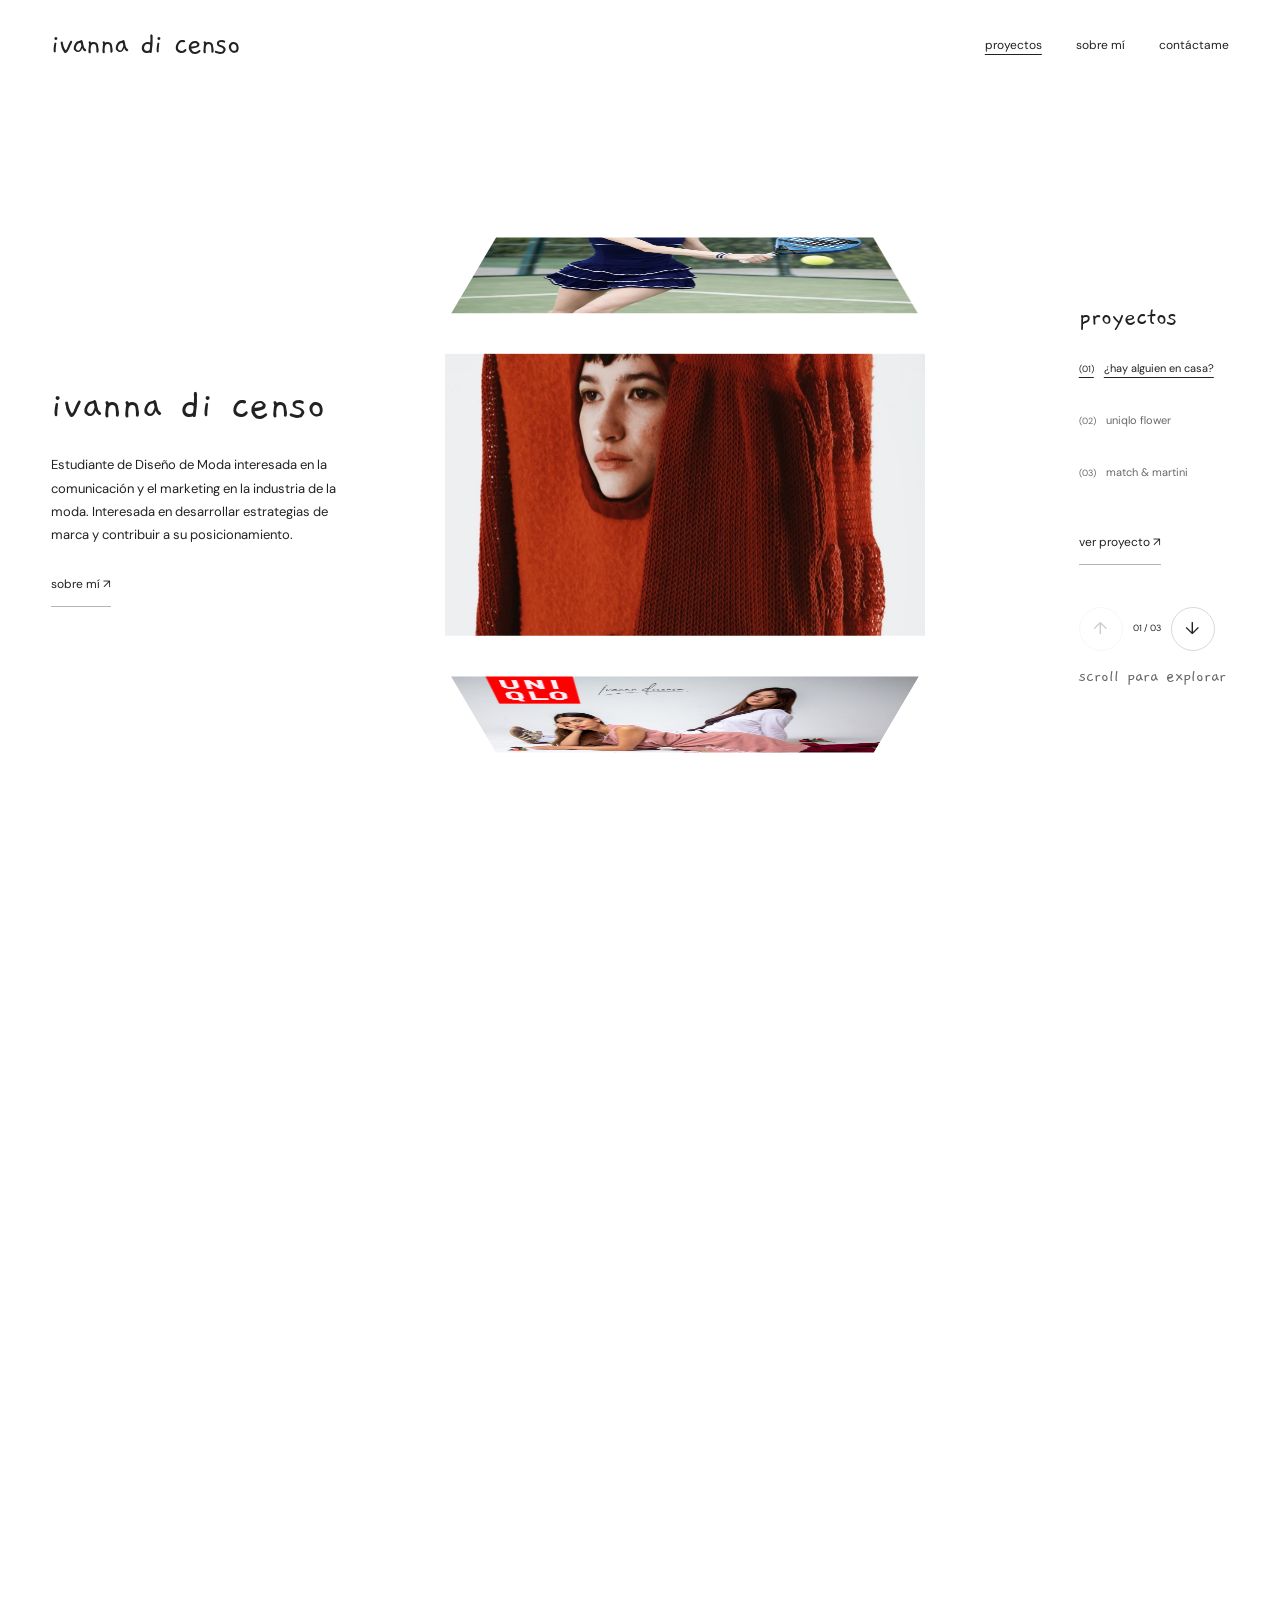
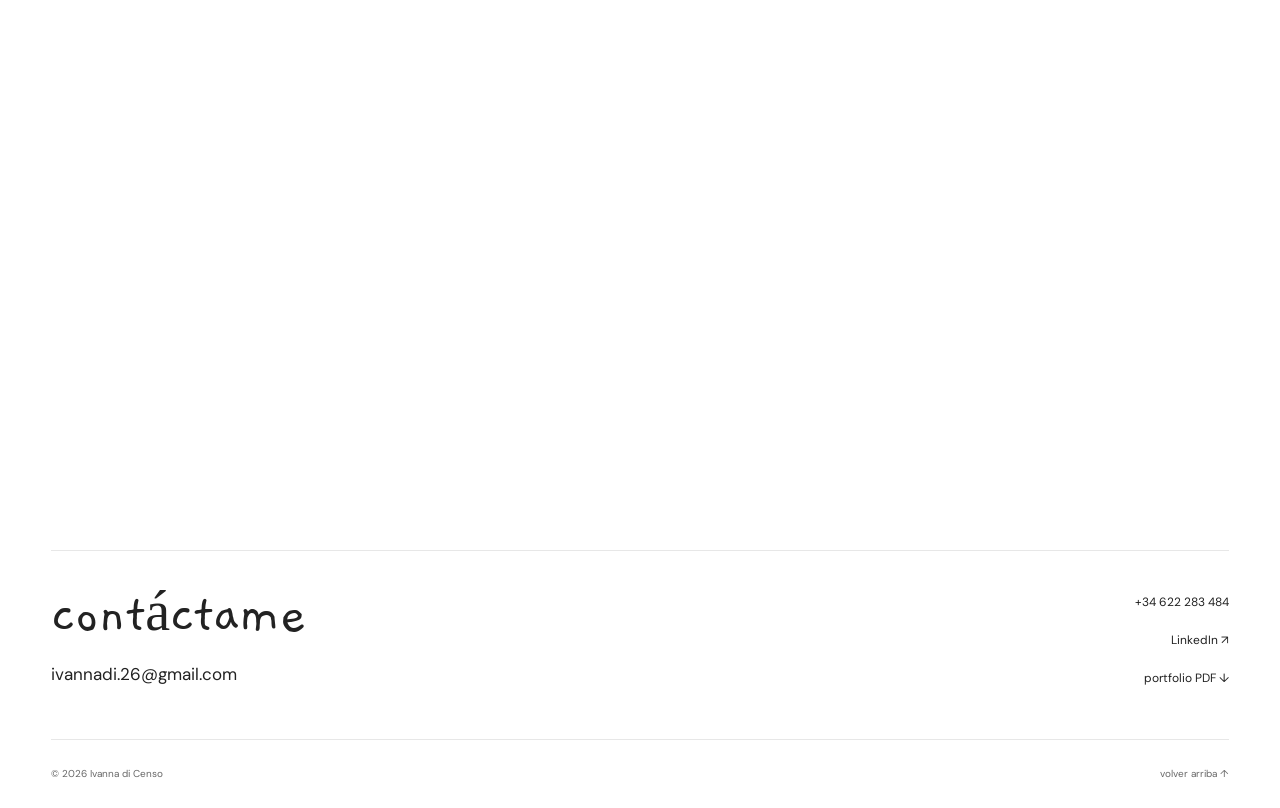
<file: index.html>
<!doctype html>
<html lang="es">
<head>
<meta charset="UTF-8"><meta name="viewport" content="width=device-width, initial-scale=1"><meta name="theme-color" content="#ffffff">
<title>Ivanna di Censo — Portfolio</title><meta name="description" content="Estudiante de Diseño de Moda interesada en la comunicación y el marketing en la industria de la moda. Interesada en desarrollar estrategias de marca y contribuir a su posicionamiento."><link rel="canonical" href="https://daguilar2023.github.io/ivanna-di-censo/index.html">
<meta property="og:type" content="website"><meta property="og:locale" content="es_ES"><meta property="og:title" content="Ivanna di Censo — Portfolio"><meta property="og:description" content="Estudiante de Diseño de Moda interesada en la comunicación y el marketing en la industria de la moda. Interesada en desarrollar estrategias de marca y contribuir a su posicionamiento."><meta property="og:url" content="https://daguilar2023.github.io/ivanna-di-censo/index.html"><meta property="og:image" content="https://daguilar2023.github.io/ivanna-di-censo/assets/social-preview.jpg?v=2"><meta name="twitter:card" content="summary_large_image">
<link rel="icon" type="image/svg+xml" href="assets/favicon.svg?v=2"><link rel="preload" href="assets/fonts/gaegu-0.ttf" as="font" type="font/ttf" crossorigin><link rel="stylesheet" href="assets/style.css?v=2"><script src="assets/main.js?v=2" defer></script>
</head><body id="top" class="home">
<a class="skip-link" href="#main">Saltar al contenido</a>
<header class="site-header"><a class="wordmark" href="index.html" aria-label="Ivanna di Censo, inicio">ivanna di censo</a>
<nav aria-label="Navegación principal"><a href="index.html#proyectos" aria-current="page">proyectos</a><a href="sobre-mi.html" >sobre mí</a><a class="nav-contact" href="#contacto">contáctame</a></nav></header><main id="main"><section id="proyectos" class="wheel-scroll"><div class="wheel-sticky">
<div class="intro"><h1>ivanna di censo</h1><p>Estudiante de Diseño de Moda interesada en la comunicación y el marketing en la industria de la moda. Interesada en desarrollar estrategias de marca y contribuir a su posicionamiento.</p><a class="small-link" href="sobre-mi.html">sobre mí ↗</a></div>
<div class="project-wheel" aria-label="Proyectos"><ul class="wheel-cards"><li class="wheel-item"><a href="hay-alguien-en-casa.html" class="wheel-card" aria-label="Ver proyecto: ¿hay alguien en casa?"><img src="assets/images/casa-cover.webp?v=2" srcset="assets/images/casa-cover-small.webp?v=2 640w, assets/images/casa-cover.webp?v=2 1686w" sizes="(max-width: 700px) 85vw, 450px" width="1686" height="2550" alt="¿hay alguien en casa?" class="" fetchpriority="high" decoding="async"><div class="wheel-caption"><h2>¿hay alguien en casa?</h2><p>moda e interiorismo retro</p><span aria-hidden="true">↗</span></div></a></li><li class="wheel-item"><a href="uniqlo-flower.html" class="wheel-card" aria-label="Ver proyecto: uniqlo flower"><img src="assets/images/flower-editorial.webp?v=2" width="551" height="386" alt="uniqlo flower" class="" fetchpriority="high" decoding="async"><div class="wheel-caption"><h2>uniqlo flower</h2><p>colección de upcycling</p><span aria-hidden="true">↗</span></div></a></li><li class="wheel-item"><a href="match-and-martini.html" class="wheel-card" aria-label="Ver proyecto: match & martini"><img src="assets/images/martini-dress.webp?v=2" srcset="assets/images/martini-dress-small.webp?v=2 640w, assets/images/martini-dress.webp?v=2 780w" sizes="(max-width: 700px) 85vw, 450px" width="780" height="1164" alt="match &amp; martini" class="" fetchpriority="high" decoding="async"><div class="wheel-caption"><h2>match & martini</h2><p>moda y deportes de raqueta</p><span aria-hidden="true">↗</span></div></a></li></ul></div>
<div class="wheel-index"><p class="handwritten wheel-label">proyectos</p><div class="project-selector" role="group" aria-label="Seleccionar proyecto"><button type="button" data-select="0" aria-pressed="true"><span>(01)</span>¿hay alguien en casa?</button><button type="button" data-select="1" aria-pressed="false"><span>(02)</span>uniqlo flower</button><button type="button" data-select="2" aria-pressed="false"><span>(03)</span>match & martini</button></div><a class="current-project-link small-link" href="hay-alguien-en-casa.html">ver proyecto ↗</a><div class="wheel-controls" hidden><button type="button" data-step="-1" aria-label="Proyecto anterior">↑</button><span class="wheel-count" aria-live="off">01 / 03</span><button type="button" data-step="1" aria-label="Proyecto siguiente">↓</button></div><p class="wheel-help handwritten" hidden>scroll para explorar</p></div>
</div></section></main><footer id="contacto" class="site-footer"><div><h2>contáctame</h2><a class="contact-email" href="mailto:ivannadi.26@gmail.com">ivannadi.26@gmail.com</a></div><div class="contact-links"><a href="tel:+34622283484">+34 622 283 484</a><a href="https://www.linkedin.com/in/ivanna-di-censo-b4698a2b5/" target="_blank" rel="noopener noreferrer">LinkedIn ↗<span class="sr-only"> (otra pestaña)</span></a><a href="assets/ivanna-di-censo-portfolio.pdf" download>portfolio PDF ↓</a></div><div class="footer-bottom"><span>© 2026 Ivanna di Censo</span><a href="#top">volver arriba ↑</a></div></footer><dialog class="lightbox" aria-label="Imagen ampliada"><button class="lightbox-close" type="button" aria-label="Cerrar imagen ampliada">cerrar ×</button><img alt=""><p class="lightbox-caption"></p><a class="lightbox-original small-link" href="#" target="_blank" rel="noopener noreferrer">abrir imagen original ↗<span class="sr-only"> (otra pestaña)</span></a></dialog>
</body></html>
</file>
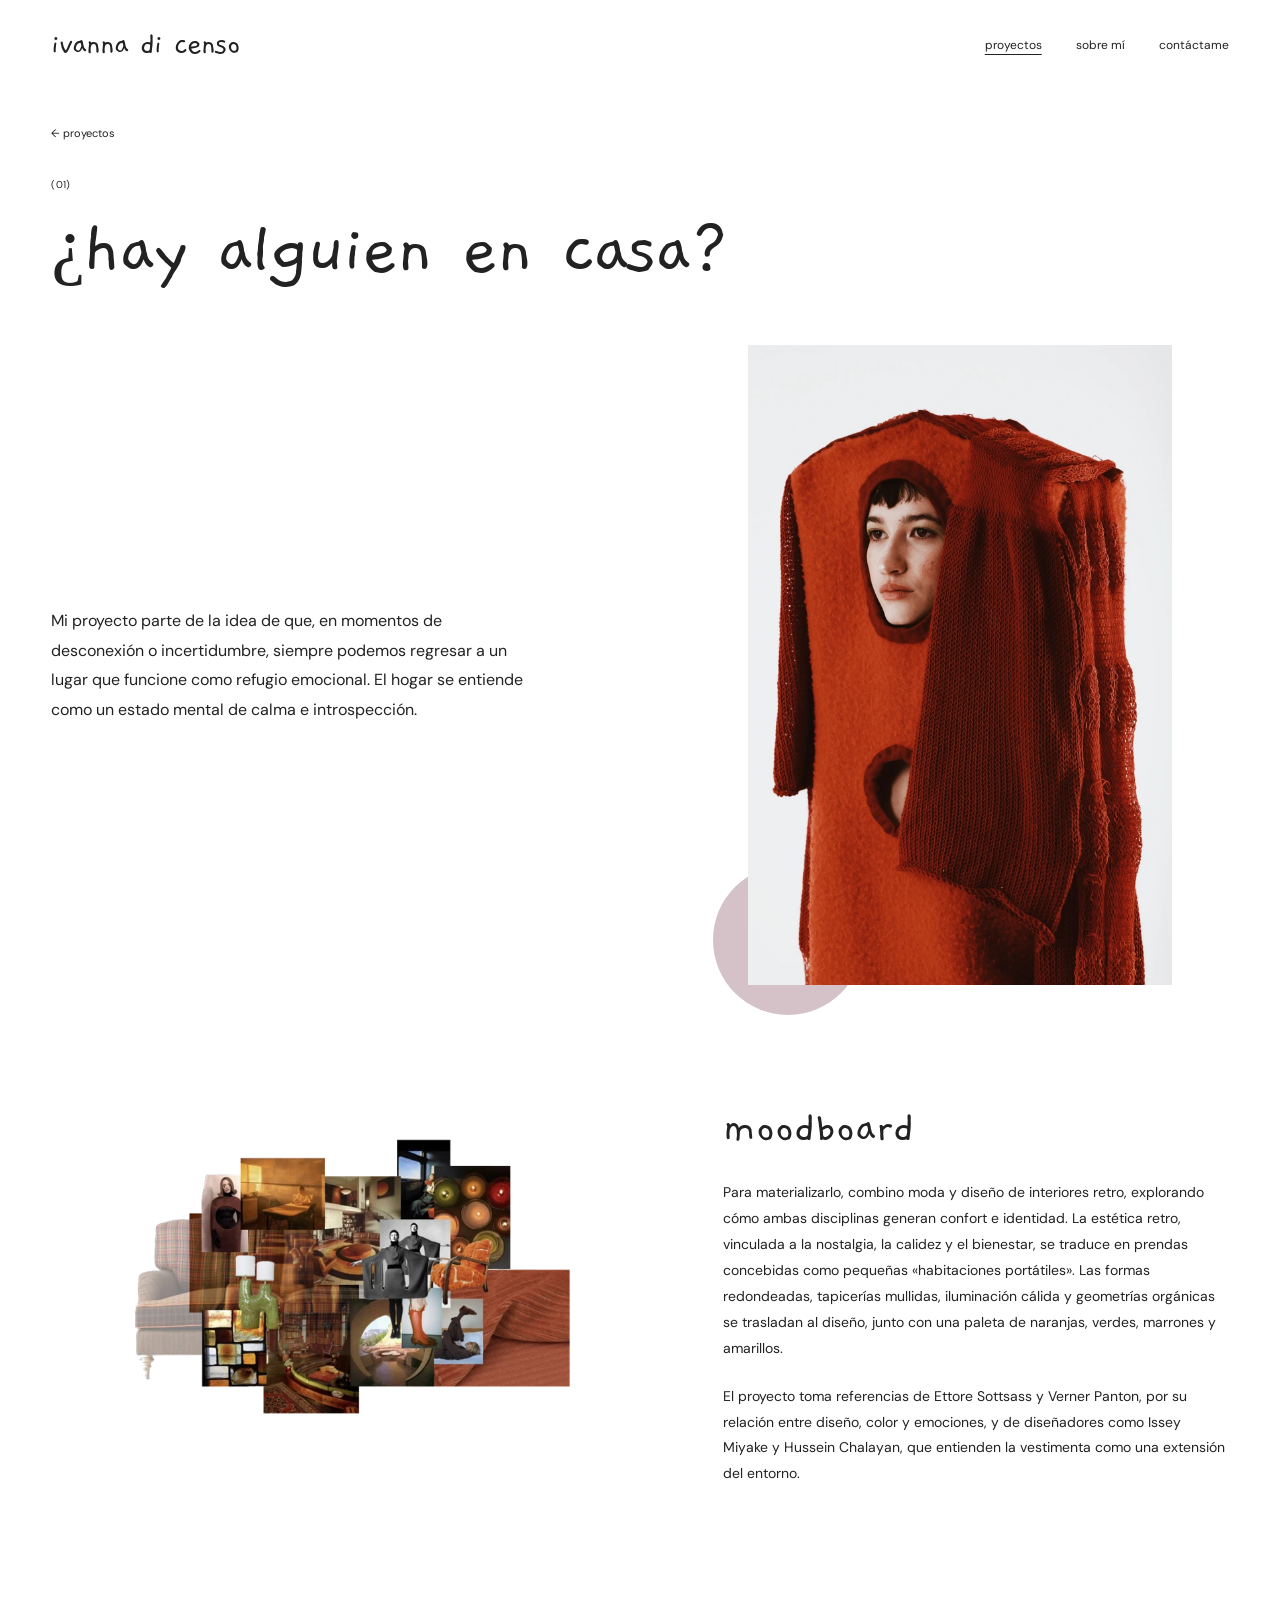
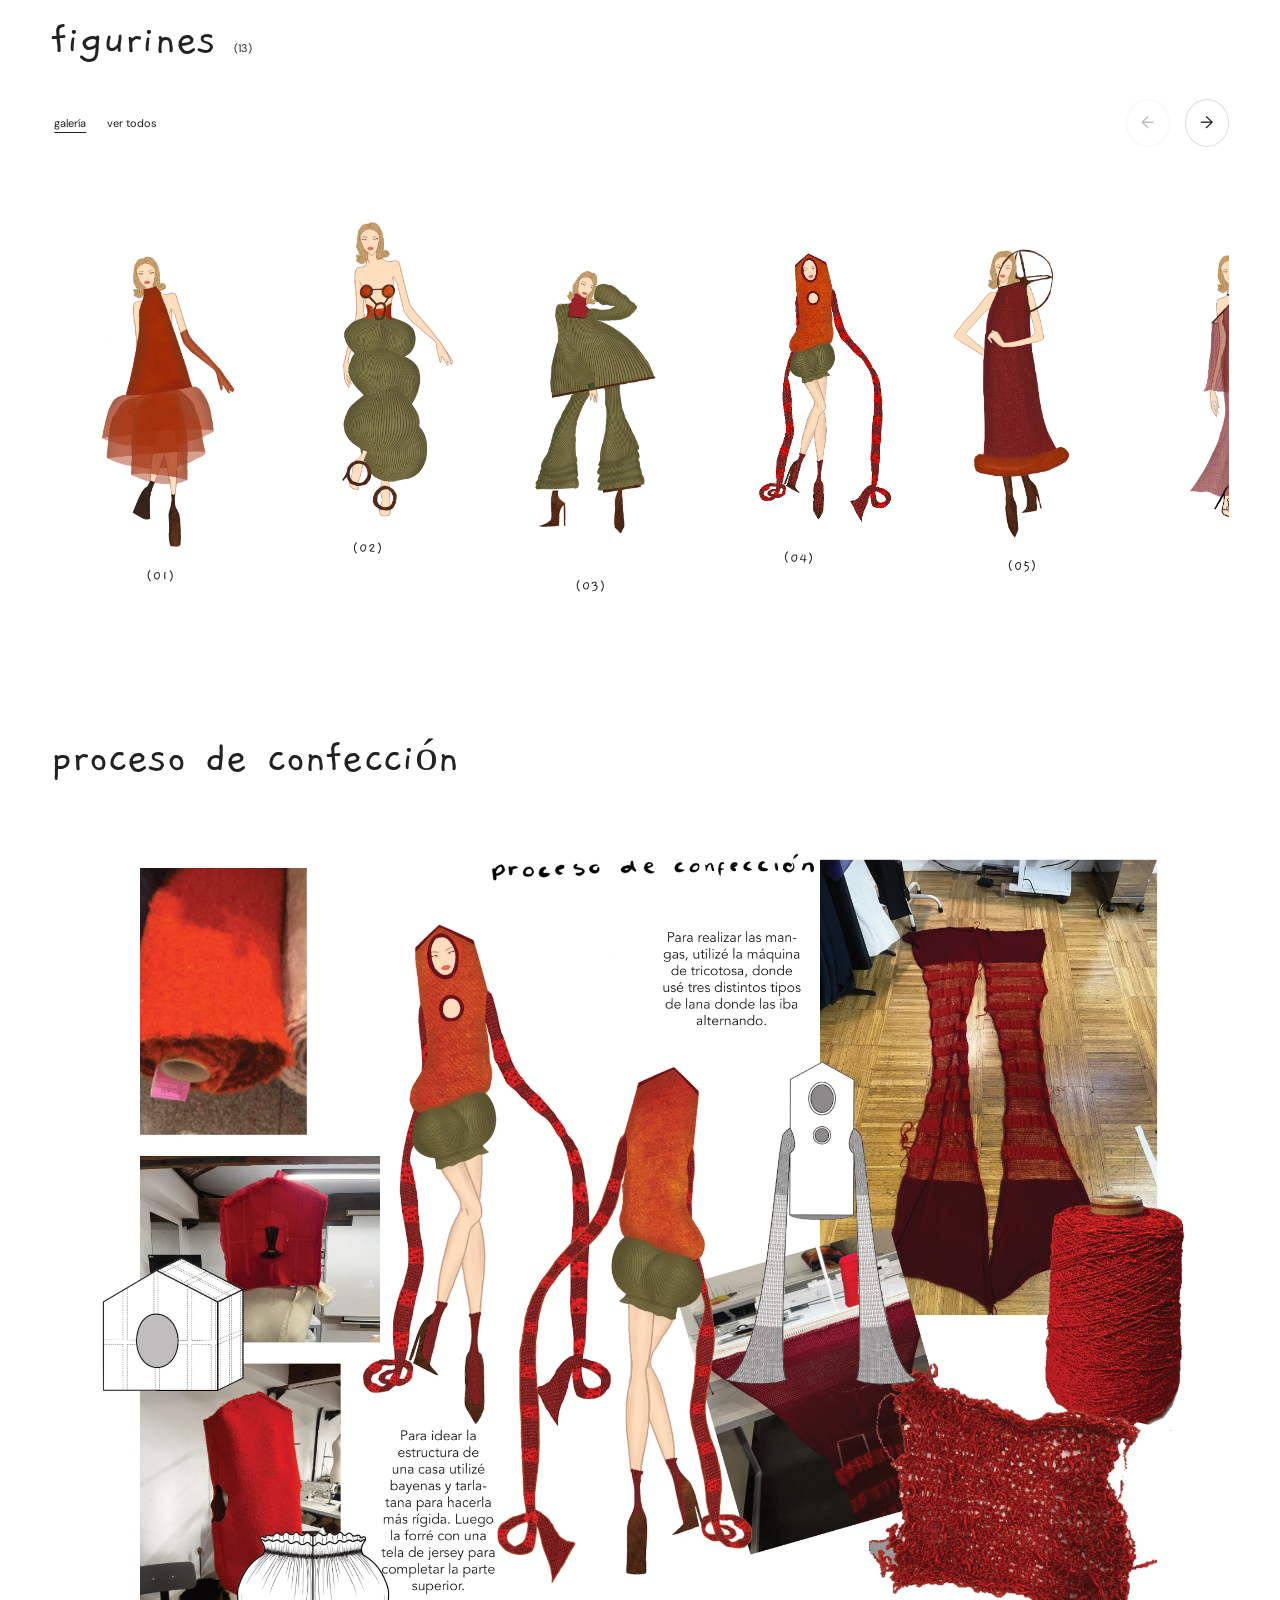
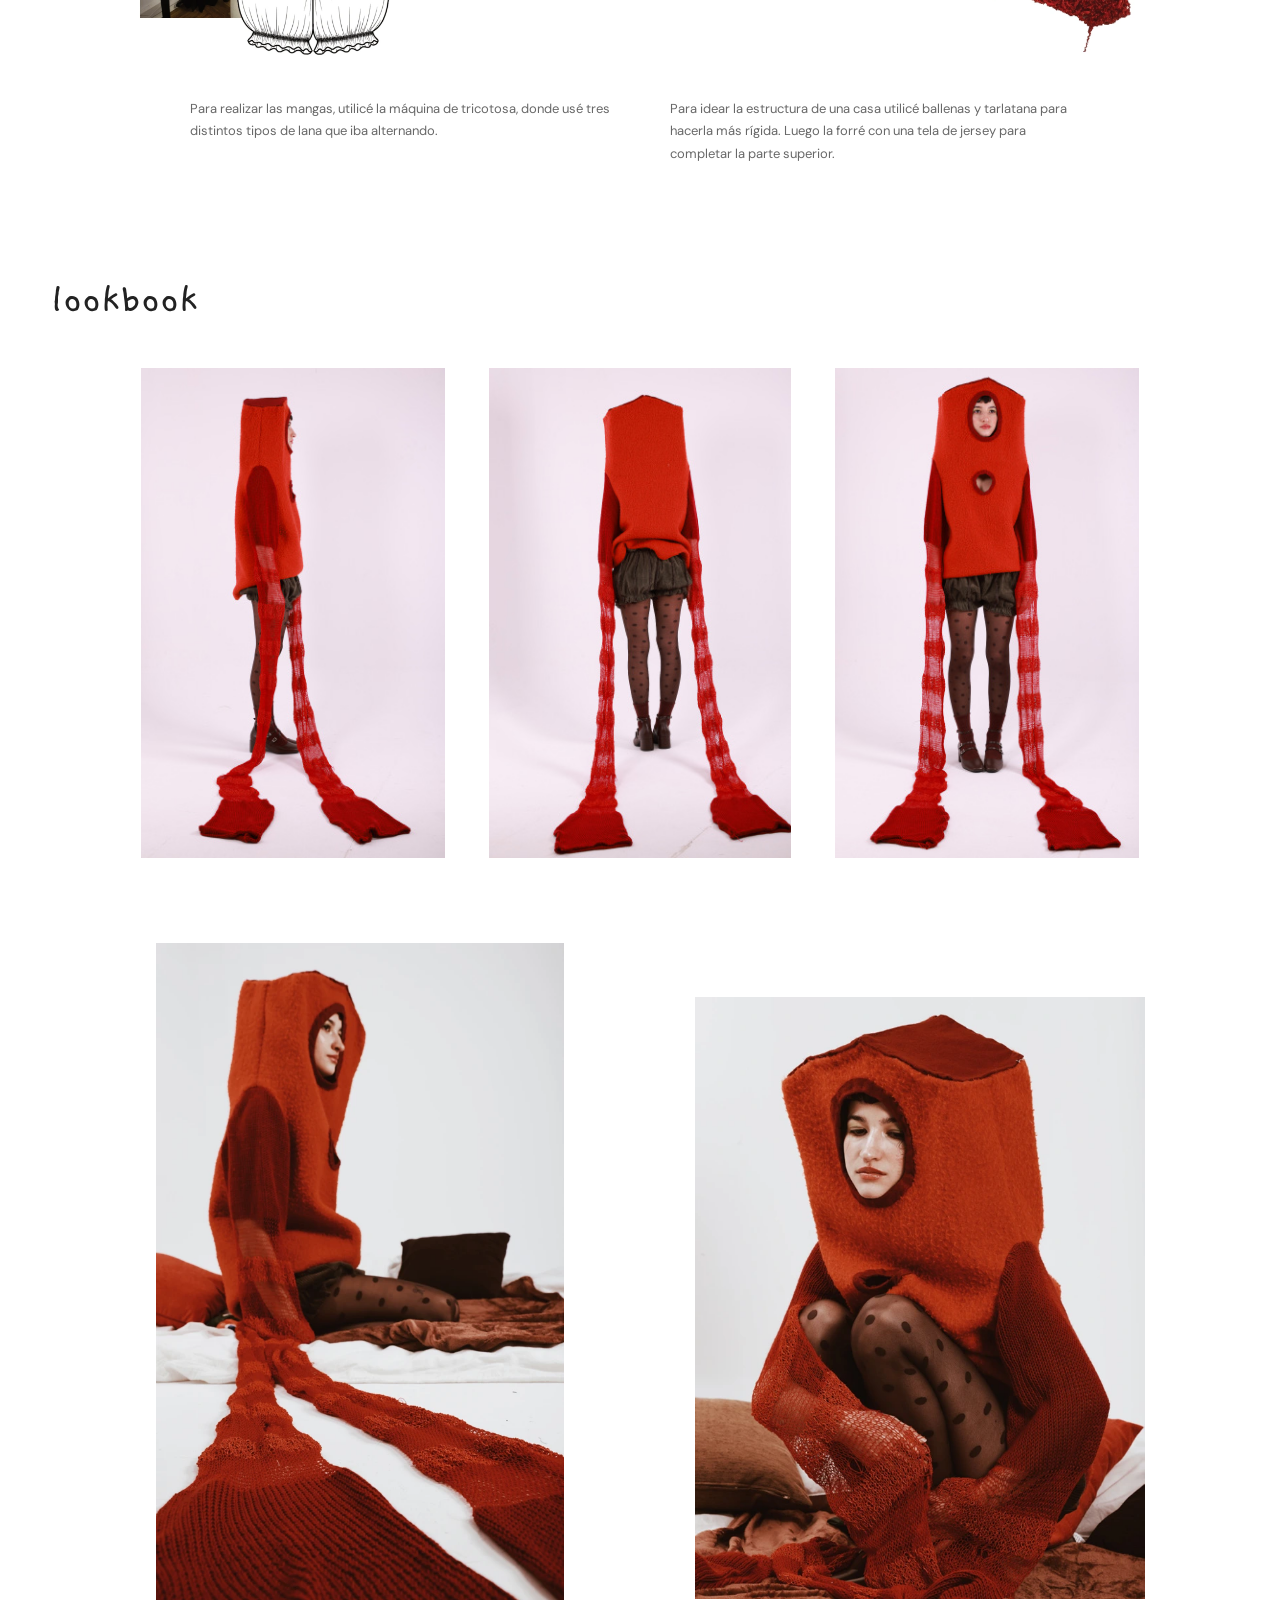
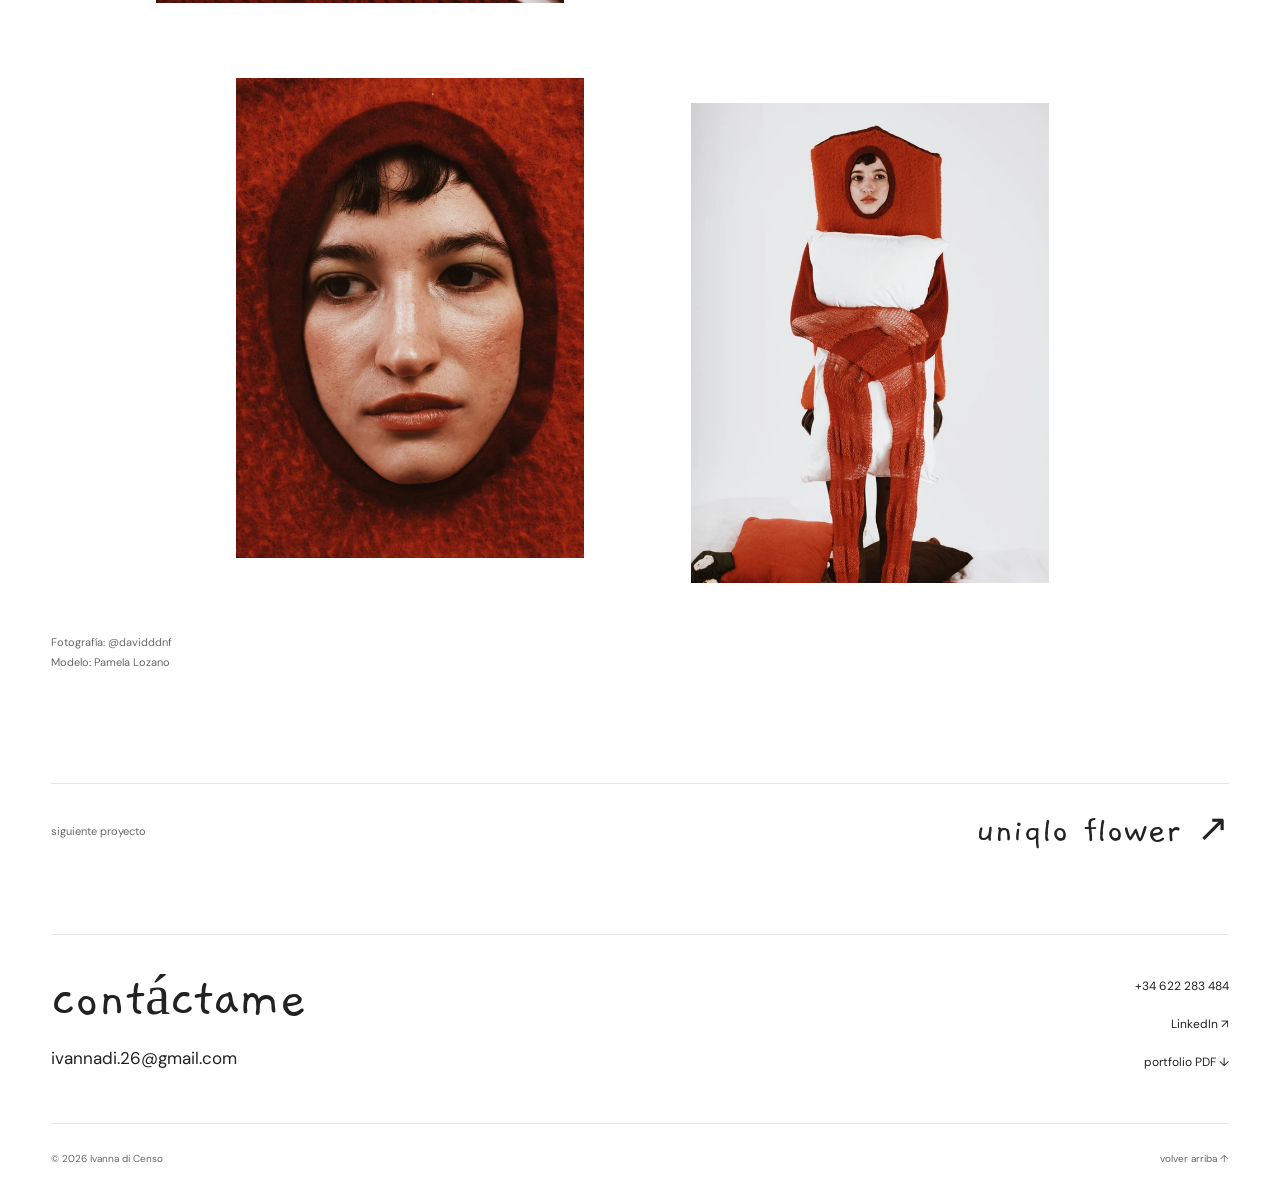
<file: hay-alguien-en-casa.html>
<!doctype html>
<html lang="es">
<head>
<meta charset="UTF-8"><meta name="viewport" content="width=device-width, initial-scale=1"><meta name="theme-color" content="#ffffff">
<title>¿hay alguien en casa? — Ivanna di Censo</title><meta name="description" content="Proyecto de diseño de moda de Ivanna di Censo. El hogar como refugio emocional."><link rel="canonical" href="https://daguilar2023.github.io/ivanna-di-censo/hay-alguien-en-casa.html">
<meta property="og:type" content="website"><meta property="og:locale" content="es_ES"><meta property="og:title" content="¿hay alguien en casa? — Ivanna di Censo"><meta property="og:description" content="Proyecto de diseño de moda de Ivanna di Censo. El hogar como refugio emocional."><meta property="og:url" content="https://daguilar2023.github.io/ivanna-di-censo/hay-alguien-en-casa.html"><meta property="og:image" content="https://daguilar2023.github.io/ivanna-di-censo/assets/social-preview.jpg?v=2"><meta name="twitter:card" content="summary_large_image">
<link rel="icon" type="image/svg+xml" href="assets/favicon.svg?v=2"><link rel="preload" href="assets/fonts/gaegu-0.ttf" as="font" type="font/ttf" crossorigin><link rel="stylesheet" href="assets/style.css?v=2"><script src="assets/main.js?v=2" defer></script>
</head><body id="top" class="">
<a class="skip-link" href="#main">Saltar al contenido</a>
<header class="site-header"><a class="wordmark" href="index.html" aria-label="Ivanna di Censo, inicio">ivanna di censo</a>
<nav aria-label="Navegación principal"><a href="index.html#proyectos" aria-current="page">proyectos</a><a href="sobre-mi.html" >sobre mí</a><a class="nav-contact" href="#contacto">contáctame</a></nav></header><main id="main"><div class="project-header"><a class="back-link" href="index.html#proyectos">← proyectos</a><p class="project-no">(01)</p><h1>¿hay alguien en casa?</h1></div>
<section class="story-hero section"><div class="story-copy"><p>Mi proyecto parte de la idea de que, en momentos de desconexión o incertidumbre, siempre podemos regresar a un lugar que funcione como refugio emocional. El hogar se entiende como un estado mental de calma e introspección.</p></div><div class="hero-picture geometry-pink"><img src="assets/images/casa-cover.webp?v=2" srcset="assets/images/casa-cover-small.webp?v=2 640w, assets/images/casa-cover.webp?v=2 1686w" sizes="(max-width: 700px) 85vw, 450px" width="1686" height="2550" alt="Look de punto rojo de ¿Hay alguien en casa?" class="" fetchpriority="high" decoding="async"></div></section>
<section class="moodboard section"><div class="moodboard-art"><figure class=""><a class="zoom-link" href="assets/images/casa-moodboard.webp?v=2" data-lightbox aria-label="Ampliar: Moodboard de interiorismo retro, color, texturas y referencias de la colección"><img src="assets/images/casa-moodboard.webp?v=2" srcset="assets/images/casa-moodboard-small.webp?v=2 640w, assets/images/casa-moodboard.webp?v=2 788w" sizes="(max-width: 700px) 85vw, 450px" width="788" height="595" alt="Moodboard de interiorismo retro, color, texturas y referencias de la colección" class="" loading="lazy" decoding="async"><span class="zoom-hint" aria-hidden="true">+</span></a></figure></div><div class="section-copy"><h2>moodboard</h2><p>Para materializarlo, combino moda y diseño de interiores retro, explorando cómo ambas disciplinas generan confort e identidad. La estética retro, vinculada a la nostalgia, la calidez y el bienestar, se traduce en prendas concebidas como pequeñas «habitaciones portátiles». Las formas redondeadas, tapicerías mullidas, iluminación cálida y geometrías orgánicas se trasladan al diseño, junto con una paleta de naranjas, verdes, marrones y amarillos.</p><p>El proyecto toma referencias de Ettore Sottsass y Verner Panton, por su relación entre diseño, color y emociones, y de diseñadores como Issey Miyake y Hussein Chalayan, que entienden la vestimenta como una extensión del entorno.</p></div></section>
<section class="collection section"><div class="section-title"><h2>figurines</h2><span>(13)</span></div><div class="collection-controls" hidden><div role="group" aria-label="Vista de figurines"><button type="button" data-view="gallery" aria-pressed="true">galería</button><button type="button" data-view="all" aria-pressed="false">ver todos</button></div><div class="collection-arrows"><button type="button" data-direction="-1" aria-label="Figurines anteriores">←</button><button type="button" data-direction="1" aria-label="Figurines siguientes">→</button></div></div><div class="figure-grid"><figure class="figure-card"><a class="zoom-link" href="assets/images/casa-figure-01.webp?v=2" data-lightbox aria-label="Ampliar: Figurín 01 de la colección"><img src="assets/images/casa-figure-01.webp?v=2" srcset="assets/images/casa-figure-01-small.webp?v=2 640w, assets/images/casa-figure-01.webp?v=2 1232w" sizes="(max-width: 700px) 85vw, 450px" width="1232" height="2036" alt="Figurín 01 de la colección" class="" loading="lazy" decoding="async"><span class="zoom-hint" aria-hidden="true">+</span></a><figcaption>(01)</figcaption></figure><figure class="figure-card"><a class="zoom-link" href="assets/images/casa-figure-02.webp?v=2" data-lightbox aria-label="Ampliar: Figurín 02 de la colección"><img src="assets/images/casa-figure-02.webp?v=2" srcset="assets/images/casa-figure-02-small.webp?v=2 640w, assets/images/casa-figure-02.webp?v=2 1209w" sizes="(max-width: 700px) 85vw, 450px" width="1209" height="1998" alt="Figurín 02 de la colección" class="" loading="lazy" decoding="async"><span class="zoom-hint" aria-hidden="true">+</span></a><figcaption>(02)</figcaption></figure><figure class="figure-card"><a class="zoom-link" href="assets/images/casa-figure-03.webp?v=2" data-lightbox aria-label="Ampliar: Figurín 03 de la colección"><img src="assets/images/casa-figure-03.webp?v=2" srcset="assets/images/casa-figure-03-small.webp?v=2 640w, assets/images/casa-figure-03.webp?v=2 1220w" sizes="(max-width: 700px) 85vw, 450px" width="1220" height="2016" alt="Figurín 03 de la colección" class="" loading="lazy" decoding="async"><span class="zoom-hint" aria-hidden="true">+</span></a><figcaption>(03)</figcaption></figure><figure class="figure-card"><a class="zoom-link" href="assets/images/casa-figure-04.webp?v=2" data-lightbox aria-label="Ampliar: Figurín 04 de la colección"><img src="assets/images/casa-figure-04.webp?v=2" width="298" height="492" alt="Figurín 04 de la colección" class="" loading="lazy" decoding="async"><span class="zoom-hint" aria-hidden="true">+</span></a><figcaption>(04)</figcaption></figure><figure class="figure-card"><a class="zoom-link" href="assets/images/casa-figure-05.webp?v=2" data-lightbox aria-label="Ampliar: Figurín 05 de la colección"><img src="assets/images/casa-figure-05.webp?v=2" srcset="assets/images/casa-figure-05-small.webp?v=2 640w, assets/images/casa-figure-05.webp?v=2 1094w" sizes="(max-width: 700px) 85vw, 450px" width="1094" height="1807" alt="Figurín 05 de la colección" class="" loading="lazy" decoding="async"><span class="zoom-hint" aria-hidden="true">+</span></a><figcaption>(05)</figcaption></figure><figure class="figure-card"><a class="zoom-link" href="assets/images/casa-figure-06.webp?v=2" data-lightbox aria-label="Ampliar: Figurín 06 de la colección"><img src="assets/images/casa-figure-06.webp?v=2" srcset="assets/images/casa-figure-06-small.webp?v=2 640w, assets/images/casa-figure-06.webp?v=2 1232w" sizes="(max-width: 700px) 85vw, 450px" width="1232" height="2036" alt="Figurín 06 de la colección" class="" loading="lazy" decoding="async"><span class="zoom-hint" aria-hidden="true">+</span></a><figcaption>(06)</figcaption></figure><figure class="figure-card"><a class="zoom-link" href="assets/images/casa-figure-07.webp?v=2" data-lightbox aria-label="Ampliar: Figurín 07 de la colección"><img src="assets/images/casa-figure-07.webp?v=2" srcset="assets/images/casa-figure-07-small.webp?v=2 640w, assets/images/casa-figure-07.webp?v=2 1171w" sizes="(max-width: 700px) 85vw, 450px" width="1171" height="1936" alt="Figurín 07 de la colección" class="" loading="lazy" decoding="async"><span class="zoom-hint" aria-hidden="true">+</span></a><figcaption>(07)</figcaption></figure><figure class="figure-card"><a class="zoom-link" href="assets/images/casa-figure-08.webp?v=2" data-lightbox aria-label="Ampliar: Figurín 08 de la colección"><img src="assets/images/casa-figure-08.webp?v=2" srcset="assets/images/casa-figure-08-small.webp?v=2 640w, assets/images/casa-figure-08.webp?v=2 970w" sizes="(max-width: 700px) 85vw, 450px" width="970" height="1602" alt="Figurín 08 de la colección" class="" loading="lazy" decoding="async"><span class="zoom-hint" aria-hidden="true">+</span></a><figcaption>(08)</figcaption></figure><figure class="figure-card"><a class="zoom-link" href="assets/images/casa-figure-09.webp?v=2" data-lightbox aria-label="Ampliar: Figurín 09 de la colección"><img src="assets/images/casa-figure-09.webp?v=2" srcset="assets/images/casa-figure-09-small.webp?v=2 640w, assets/images/casa-figure-09.webp?v=2 1309w" sizes="(max-width: 700px) 85vw, 450px" width="1309" height="2082" alt="Figurín 09 de la colección" class="" loading="lazy" decoding="async"><span class="zoom-hint" aria-hidden="true">+</span></a><figcaption>(09)</figcaption></figure><figure class="figure-card"><a class="zoom-link" href="assets/images/casa-figure-10.webp?v=2" data-lightbox aria-label="Ampliar: Figurín 10 de la colección"><img src="assets/images/casa-figure-10.webp?v=2" srcset="assets/images/casa-figure-10-small.webp?v=2 640w, assets/images/casa-figure-10.webp?v=2 1231w" sizes="(max-width: 700px) 85vw, 450px" width="1231" height="1782" alt="Figurín 10 de la colección" class="" loading="lazy" decoding="async"><span class="zoom-hint" aria-hidden="true">+</span></a><figcaption>(10)</figcaption></figure><figure class="figure-card"><a class="zoom-link" href="assets/images/casa-figure-11.webp?v=2" data-lightbox aria-label="Ampliar: Figurín 11 de la colección"><img src="assets/images/casa-figure-11.webp?v=2" srcset="assets/images/casa-figure-11-small.webp?v=2 640w, assets/images/casa-figure-11.webp?v=2 1000w" sizes="(max-width: 700px) 85vw, 450px" width="1000" height="2025" alt="Figurín 11 de la colección" class="" loading="lazy" decoding="async"><span class="zoom-hint" aria-hidden="true">+</span></a><figcaption>(11)</figcaption></figure><figure class="figure-card"><a class="zoom-link" href="assets/images/casa-figure-12.webp?v=2" data-lightbox aria-label="Ampliar: Figurín 12 de la colección"><img src="assets/images/casa-figure-12.webp?v=2" srcset="assets/images/casa-figure-12-small.webp?v=2 640w, assets/images/casa-figure-12.webp?v=2 1025w" sizes="(max-width: 700px) 85vw, 450px" width="1025" height="1695" alt="Figurín 12 de la colección" class="" loading="lazy" decoding="async"><span class="zoom-hint" aria-hidden="true">+</span></a><figcaption>(12)</figcaption></figure><figure class="figure-card"><a class="zoom-link" href="assets/images/casa-figure-13.webp?v=2" data-lightbox aria-label="Ampliar: Figurín 13 de la colección"><img src="assets/images/casa-figure-13.webp?v=2" srcset="assets/images/casa-figure-13-small.webp?v=2 640w, assets/images/casa-figure-13.webp?v=2 1065w" sizes="(max-width: 700px) 85vw, 450px" width="1065" height="1730" alt="Figurín 13 de la colección" class="" loading="lazy" decoding="async"><span class="zoom-hint" aria-hidden="true">+</span></a><figcaption>(13)</figcaption></figure></div></section>
<section class="section process-section"><h2>proceso de confección</h2><figure class="process-board"><a class="zoom-link" href="assets/images/casa-process.webp?v=2" data-lightbox aria-label="Ampliar: Proceso completo: estructura, pruebas de confección, punto, materiales y dibujos técnicos"><img src="assets/images/casa-process.webp?v=2" width="1980" height="1530" alt="Proceso completo: estructura, pruebas de confección, punto, materiales y dibujos técnicos" class="" loading="lazy" decoding="async"><span class="zoom-hint" aria-hidden="true">+</span></a></figure><div class="process-notes"><p>Para realizar las mangas, utilicé la máquina de tricotosa, donde usé tres distintos tipos de lana que iba alternando.</p><p>Para idear la estructura de una casa utilicé ballenas y tarlatana para hacerla más rígida. Luego la forré con una tela de jersey para completar la parte superior.</p></div></section>
<section class="section"><h2>lookbook</h2><div class="lookbook"><figure class=""><a class="zoom-link" href="assets/images/casa-look-1.webp?v=2" data-lightbox aria-label="Ampliar: Vista lateral de la prenda confeccionada"><img src="assets/images/casa-look-1.webp?v=2" width="317" height="511" alt="Vista lateral de la prenda confeccionada" class="" loading="lazy" decoding="async"><span class="zoom-hint" aria-hidden="true">+</span></a></figure><figure class=""><a class="zoom-link" href="assets/images/casa-look-2.webp?v=2" data-lightbox aria-label="Ampliar: Vista posterior de la prenda confeccionada"><img src="assets/images/casa-look-2.webp?v=2" width="315" height="511" alt="Vista posterior de la prenda confeccionada" class="" loading="lazy" decoding="async"><span class="zoom-hint" aria-hidden="true">+</span></a></figure><figure class=""><a class="zoom-link" href="assets/images/casa-look-3.webp?v=2" data-lightbox aria-label="Ampliar: Vista frontal de la prenda confeccionada"><img src="assets/images/casa-look-3.webp?v=2" width="318" height="512" alt="Vista frontal de la prenda confeccionada" class="" loading="lazy" decoding="async"><span class="zoom-hint" aria-hidden="true">+</span></a></figure></div><div class="photo-spread"><figure class=""><a class="zoom-link" href="assets/images/casa-editorial.webp?v=2" data-lightbox aria-label="Ampliar: Fotografía editorial del look rojo"><img src="assets/images/casa-editorial.webp?v=2" srcset="assets/images/casa-editorial-small.webp?v=2 640w, assets/images/casa-editorial.webp?v=2 1584w" sizes="(max-width: 700px) 85vw, 450px" width="1584" height="2559" alt="Fotografía editorial del look rojo" class="" loading="lazy" decoding="async"><span class="zoom-hint" aria-hidden="true">+</span></a></figure><figure class=""><a class="zoom-link" href="assets/images/casa-seated.webp?v=2" data-lightbox aria-label="Ampliar: Detalle de la prenda de punto y su estructura"><img src="assets/images/casa-seated.webp?v=2" srcset="assets/images/casa-seated-small.webp?v=2 640w, assets/images/casa-seated.webp?v=2 724w" sizes="(max-width: 700px) 85vw, 450px" width="724" height="970" alt="Detalle de la prenda de punto y su estructura" class="" loading="lazy" decoding="async"><span class="zoom-hint" aria-hidden="true">+</span></a></figure></div><div class="photo-spread close-up"><figure class=""><a class="zoom-link" href="assets/images/casa-portrait.webp?v=2" data-lightbox aria-label="Ampliar: Retrato y detalle de la abertura del look rojo"><img src="assets/images/casa-portrait.webp?v=2" srcset="assets/images/casa-portrait-small.webp?v=2 640w, assets/images/casa-portrait.webp?v=2 773w" sizes="(max-width: 700px) 85vw, 450px" width="773" height="1067" alt="Retrato y detalle de la abertura del look rojo" class="" loading="lazy" decoding="async"><span class="zoom-hint" aria-hidden="true">+</span></a></figure><figure class=""><a class="zoom-link" href="assets/images/casa-front.webp?v=2" data-lightbox aria-label="Ampliar: Vista frontal del look rojo"><img src="assets/images/casa-front.webp?v=2" srcset="assets/images/casa-front-small.webp?v=2 640w, assets/images/casa-front.webp?v=2 725w" sizes="(max-width: 700px) 85vw, 450px" width="725" height="974" alt="Vista frontal del look rojo" class="" loading="lazy" decoding="async"><span class="zoom-hint" aria-hidden="true">+</span></a></figure></div><p class="credits">Fotografía: @davidddnf<br>Modelo: Pamela Lozano</p></section>
<nav class="next-project" aria-label="Siguiente proyecto"><span>siguiente proyecto</span><a href="uniqlo-flower.html">uniqlo flower ↗</a></nav></main><footer id="contacto" class="site-footer"><div><h2>contáctame</h2><a class="contact-email" href="mailto:ivannadi.26@gmail.com">ivannadi.26@gmail.com</a></div><div class="contact-links"><a href="tel:+34622283484">+34 622 283 484</a><a href="https://www.linkedin.com/in/ivanna-di-censo-b4698a2b5/" target="_blank" rel="noopener noreferrer">LinkedIn ↗<span class="sr-only"> (otra pestaña)</span></a><a href="assets/ivanna-di-censo-portfolio.pdf" download>portfolio PDF ↓</a></div><div class="footer-bottom"><span>© 2026 Ivanna di Censo</span><a href="#top">volver arriba ↑</a></div></footer><dialog class="lightbox" aria-label="Imagen ampliada"><button class="lightbox-close" type="button" aria-label="Cerrar imagen ampliada">cerrar ×</button><img alt=""><p class="lightbox-caption"></p><a class="lightbox-original small-link" href="#" target="_blank" rel="noopener noreferrer">abrir imagen original ↗<span class="sr-only"> (otra pestaña)</span></a></dialog>
</body></html>
</file>
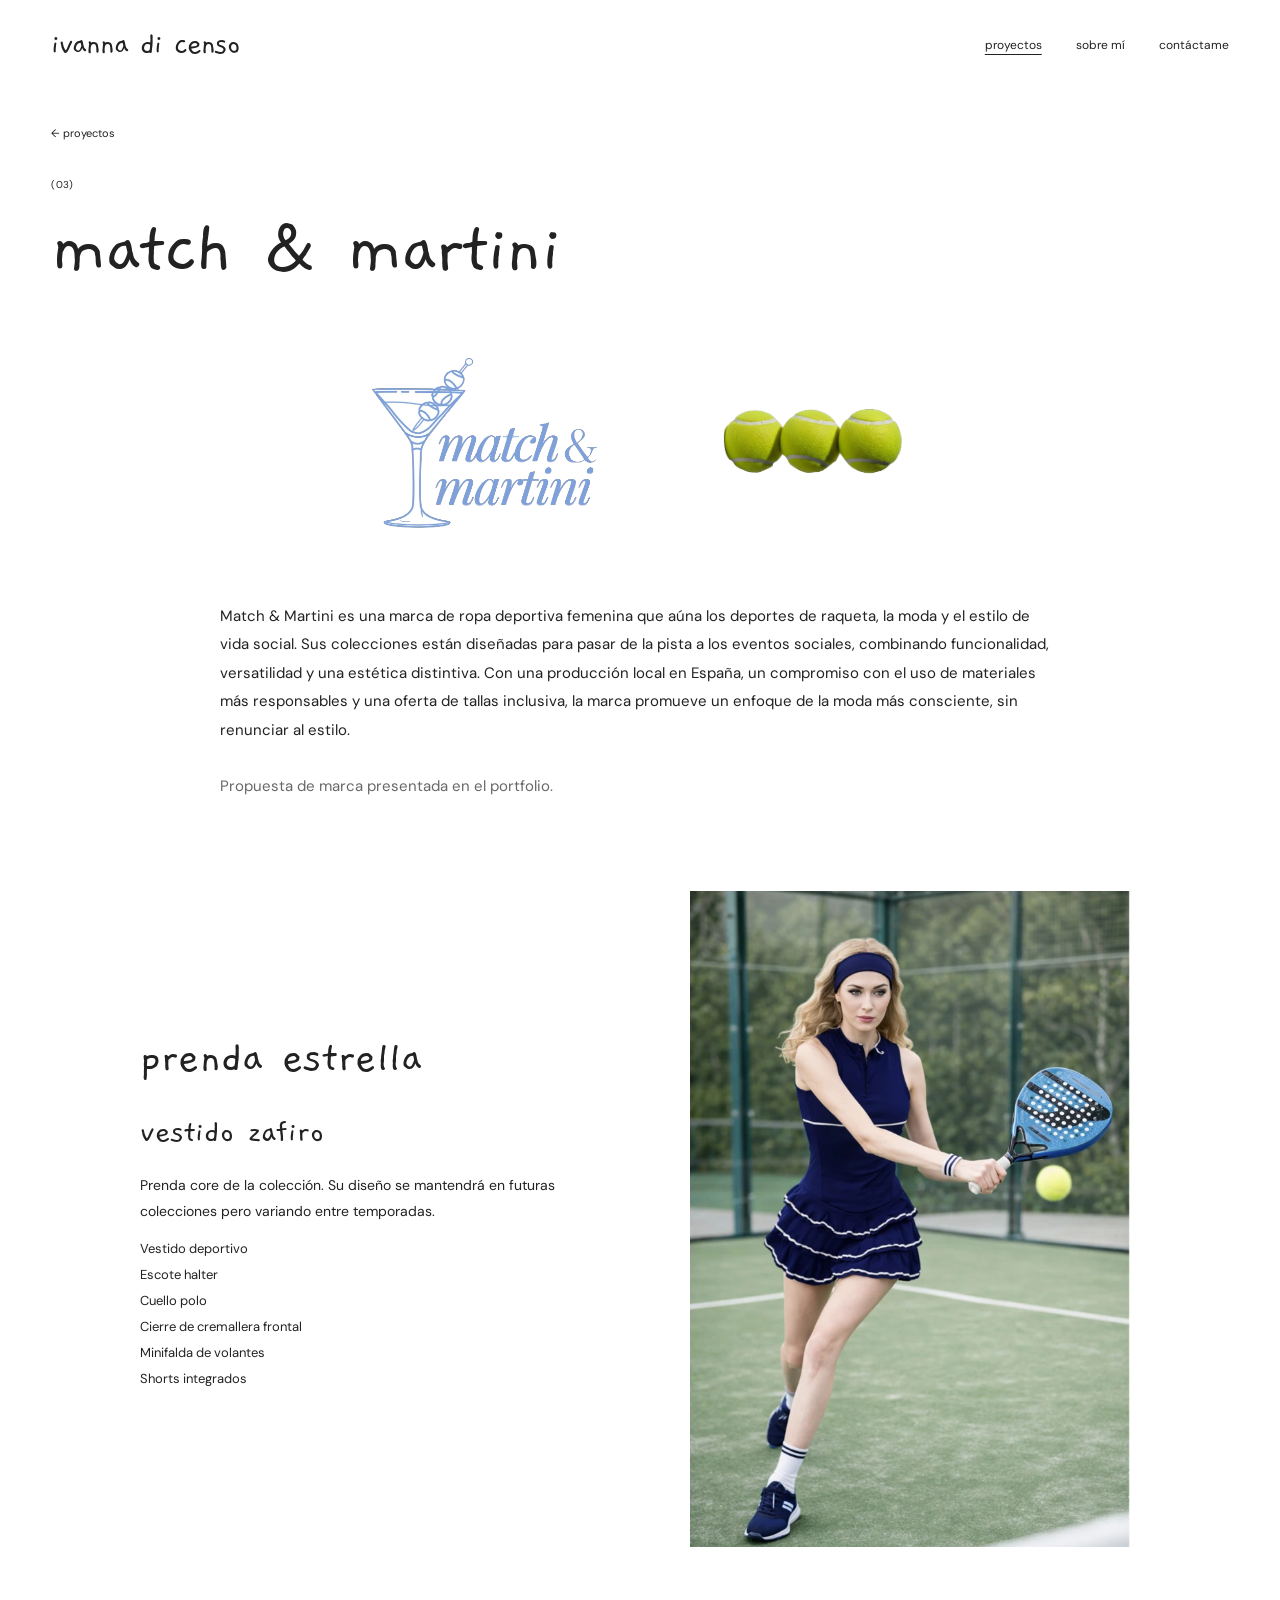
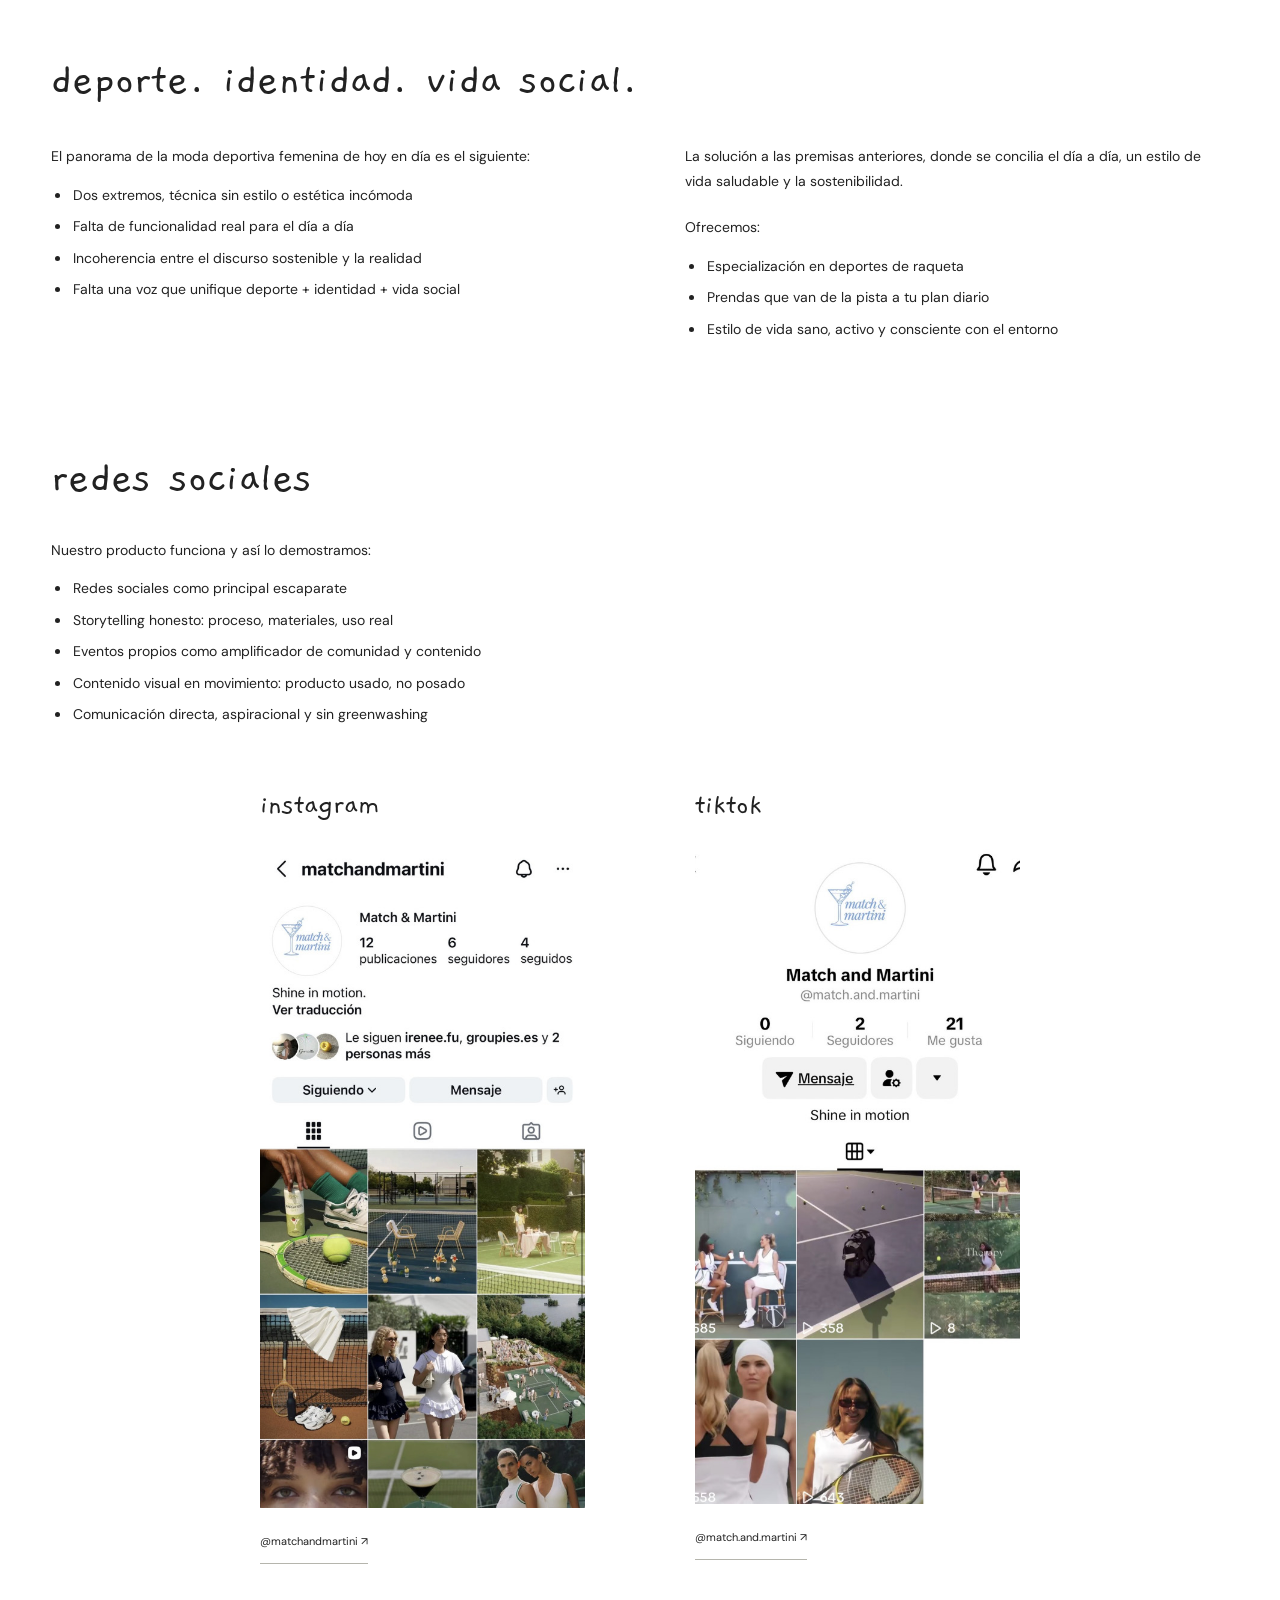
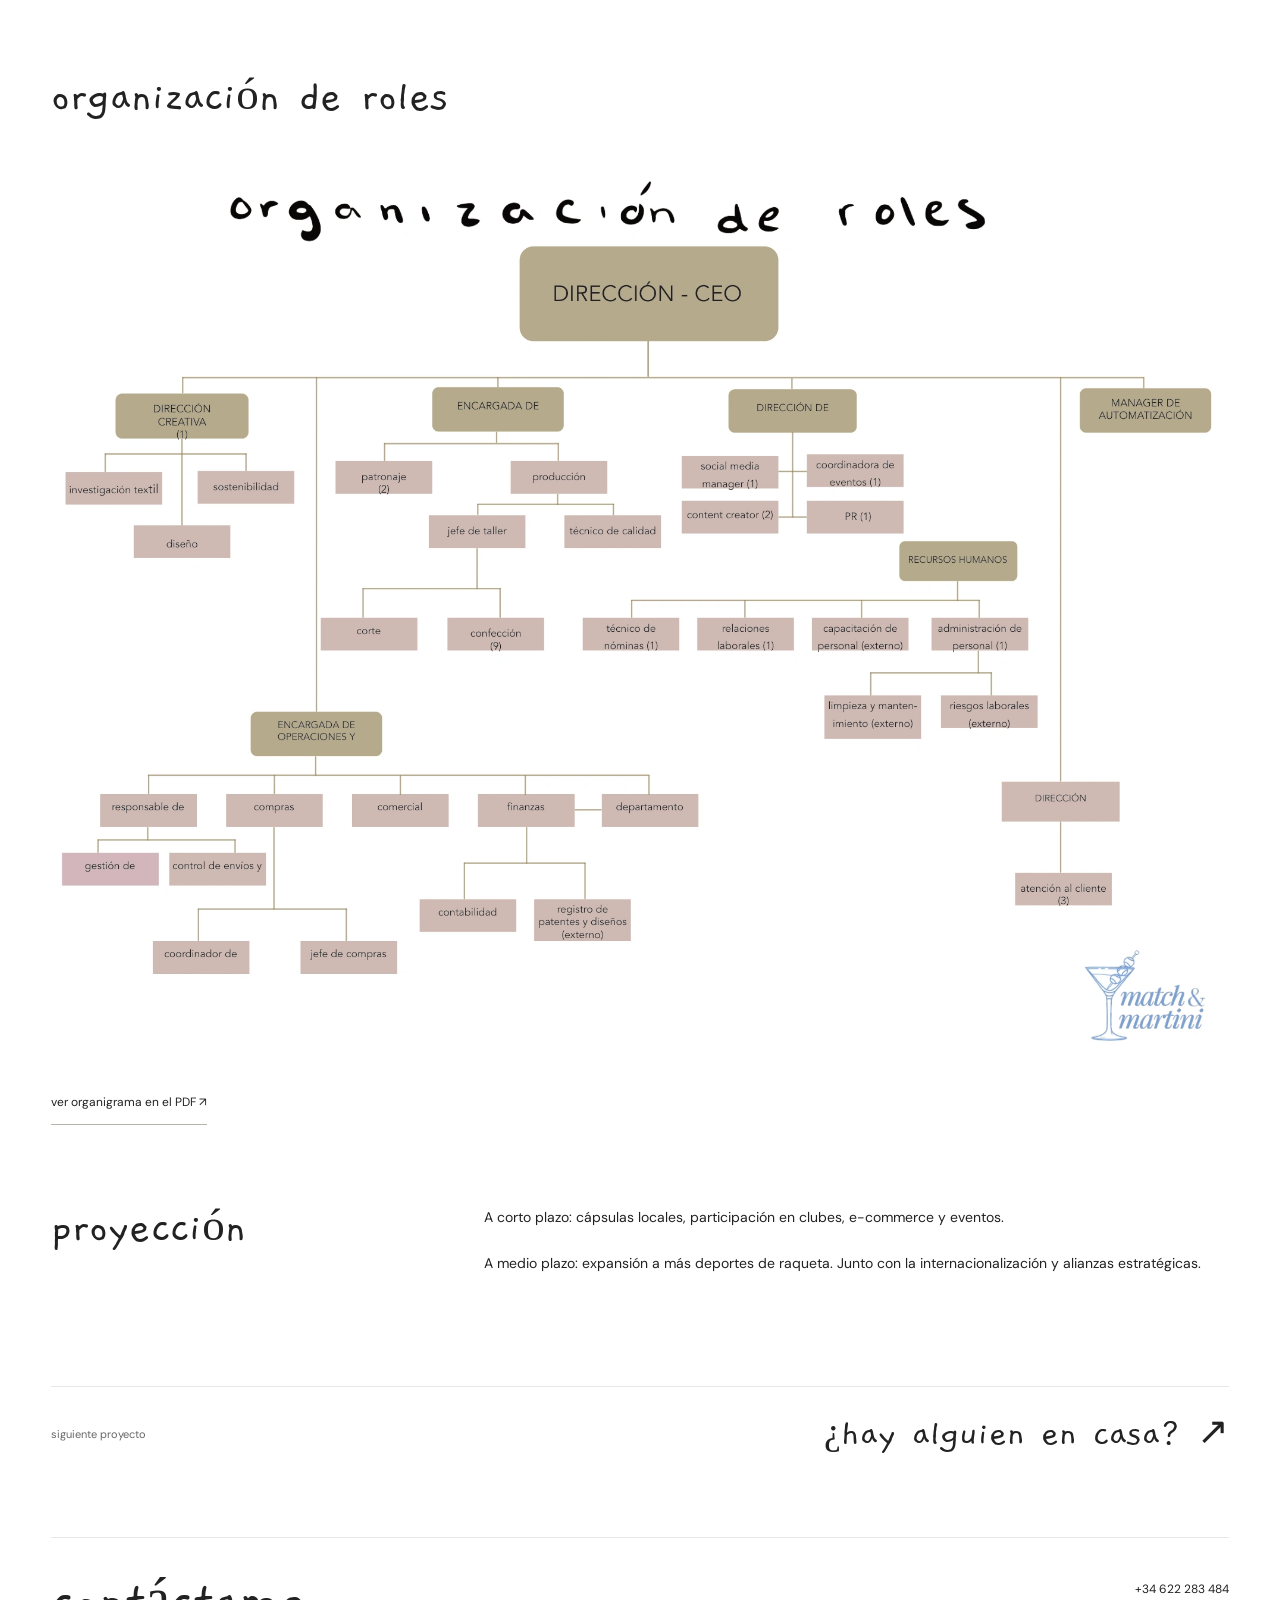
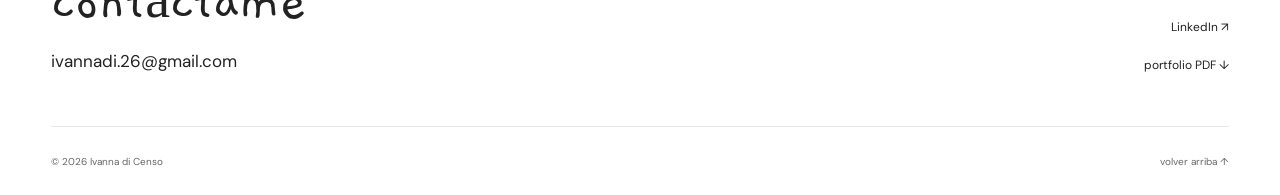
<file: match-and-martini.html>
<!doctype html>
<html lang="es">
<head>
<meta charset="UTF-8"><meta name="viewport" content="width=device-width, initial-scale=1"><meta name="theme-color" content="#ffffff">
<title>match &amp; martini — Ivanna di Censo</title><meta name="description" content="Proyecto de marca Match &amp; Martini. Deportes de raqueta, moda y estilo de vida social."><link rel="canonical" href="https://daguilar2023.github.io/ivanna-di-censo/match-and-martini.html">
<meta property="og:type" content="website"><meta property="og:locale" content="es_ES"><meta property="og:title" content="match &amp; martini — Ivanna di Censo"><meta property="og:description" content="Proyecto de marca Match &amp; Martini. Deportes de raqueta, moda y estilo de vida social."><meta property="og:url" content="https://daguilar2023.github.io/ivanna-di-censo/match-and-martini.html"><meta property="og:image" content="https://daguilar2023.github.io/ivanna-di-censo/assets/social-preview.jpg?v=2"><meta name="twitter:card" content="summary_large_image">
<link rel="icon" type="image/svg+xml" href="assets/favicon.svg?v=2"><link rel="preload" href="assets/fonts/gaegu-0.ttf" as="font" type="font/ttf" crossorigin><link rel="stylesheet" href="assets/style.css?v=2"><script src="assets/main.js?v=2" defer></script>
</head><body id="top" class="">
<a class="skip-link" href="#main">Saltar al contenido</a>
<header class="site-header"><a class="wordmark" href="index.html" aria-label="Ivanna di Censo, inicio">ivanna di censo</a>
<nav aria-label="Navegación principal"><a href="index.html#proyectos" aria-current="page">proyectos</a><a href="sobre-mi.html" >sobre mí</a><a class="nav-contact" href="#contacto">contáctame</a></nav></header><main id="main"><div class="project-header"><a class="back-link" href="index.html#proyectos">← proyectos</a><p class="project-no">(03)</p><h1>match & martini</h1></div>
<section class="brand-intro section"><div class="brand-marks"><img src="assets/images/martini-logo.webp?v=2" width="548" height="414" alt="Logo de Match &amp; Martini" class="" fetchpriority="high" decoding="async"><img src="assets/images/martini-balls.webp?v=2" width="540" height="375" alt="Pelotas de tenis del concepto de marca" class="" fetchpriority="high" decoding="async"></div><p>Match & Martini es una marca de ropa deportiva femenina que aúna los deportes de raqueta, la moda y el estilo de vida social. Sus colecciones están diseñadas para pasar de la pista a los eventos sociales, combinando funcionalidad, versatilidad y una estética distintiva. Con una producción local en España, un compromiso con el uso de materiales más responsables y una oferta de tallas inclusiva, la marca promueve un enfoque de la moda más consciente, sin renunciar al estilo.</p><p class="source-note">Propuesta de marca presentada en el portfolio.</p></section>
<section class="section star-product"><div class="section-copy"><h2>prenda estrella</h2><h3>vestido zafiro</h3><p>Prenda core de la colección. Su diseño se mantendrá en futuras colecciones pero variando entre temporadas.</p><ul class="plain-list"><li>Vestido deportivo</li><li>Escote halter</li><li>Cuello polo</li><li>Cierre de cremallera frontal</li><li>Minifalda de volantes</li><li>Shorts integrados</li></ul></div><figure class=""><a class="zoom-link" href="assets/images/martini-dress.webp?v=2" data-lightbox aria-label="Ampliar: Vestido Zafiro de la propuesta Match &amp; Martini, vista completa en la pista"><img src="assets/images/martini-dress.webp?v=2" srcset="assets/images/martini-dress-small.webp?v=2 640w, assets/images/martini-dress.webp?v=2 780w" sizes="(max-width: 700px) 85vw, 450px" width="780" height="1164" alt="Vestido Zafiro de la propuesta Match &amp; Martini, vista completa en la pista" class="" loading="lazy" decoding="async"><span class="zoom-hint" aria-hidden="true">+</span></a></figure></section>
<section class="section brand-strategy"><h2>deporte. identidad. vida social.</h2><div class="strategy-columns"><div><p>El panorama de la moda deportiva femenina de hoy en día es el siguiente:</p><ul><li>Dos extremos, técnica sin estilo o estética incómoda</li><li>Falta de funcionalidad real para el día a día</li><li>Incoherencia entre el discurso sostenible y la realidad</li><li>Falta una voz que unifique deporte + identidad + vida social</li></ul></div><div><p>La solución a las premisas anteriores, donde se concilia el día a día, un estilo de vida saludable y la sostenibilidad.</p><p>Ofrecemos:</p><ul><li>Especialización en deportes de raqueta</li><li>Prendas que van de la pista a tu plan diario</li><li>Estilo de vida sano, activo y consciente con el entorno</li></ul></div></div></section>
<section class="section social-section"><h2>redes sociales</h2><div class="social-strategy"><p>Nuestro producto funciona y así lo demostramos:</p><ul><li>Redes sociales como principal escaparate</li><li>Storytelling honesto: proceso, materiales, uso real</li><li>Eventos propios como amplificador de comunidad y contenido</li><li>Contenido visual en movimiento: producto usado, no posado</li><li>Comunicación directa, aspiracional y sin greenwashing</li></ul></div><div class="social-grid"><div><h3>instagram</h3><figure class=""><a class="zoom-link" href="assets/images/martini-instagram.webp?v=2" data-lightbox aria-label="Ampliar: Diseño completo del perfil de Instagram de Match &amp; Martini"><img src="assets/images/martini-instagram.webp?v=2" width="540" height="1094" alt="Diseño completo del perfil de Instagram de Match &amp; Martini" class="" loading="lazy" decoding="async"><span class="zoom-hint" aria-hidden="true">+</span></a></figure><a class="small-link" href="https://www.instagram.com/matchandmartini/" target="_blank" rel="noopener noreferrer">@matchandmartini ↗<span class="sr-only"> (otra pestaña)</span></a></div><div><h3>tiktok</h3><figure class=""><a class="zoom-link" href="assets/images/martini-tiktok.webp?v=2" data-lightbox aria-label="Ampliar: Diseño completo del perfil de TikTok de Match &amp; Martini"><img src="assets/images/martini-tiktok.webp?v=2" width="542" height="1092" alt="Diseño completo del perfil de TikTok de Match &amp; Martini" class="" loading="lazy" decoding="async"><span class="zoom-hint" aria-hidden="true">+</span></a></figure><a class="small-link" href="https://www.tiktok.com/@match.and.martini" target="_blank" rel="noopener noreferrer">@match.and.martini ↗<span class="sr-only"> (otra pestaña)</span></a></div></div></section>
<section class="section organisation"><h2>organización de roles</h2><figure class="organisation-board"><a class="zoom-link" href="assets/images/martini-organisation.webp?v=2" data-lightbox aria-label="Ampliar: Organigrama completo de la propuesta: dirección CEO; dirección creativa; patronaje y producción; comunicación y eventos; operaciones; recursos humanos; automatización y atención al cliente"><img src="assets/images/martini-organisation.webp?v=2" width="1980" height="1530" alt="Organigrama completo de la propuesta: dirección CEO; dirección creativa; patronaje y producción; comunicación y eventos; operaciones; recursos humanos; automatización y atención al cliente" class="" loading="lazy" decoding="async"><span class="zoom-hint" aria-hidden="true">+</span></a></figure><a class="small-link" href="assets/ivanna-di-censo-portfolio.pdf#page=25" target="_blank" rel="noopener noreferrer">ver organigrama en el PDF ↗<span class="sr-only"> (otra pestaña)</span></a></section>
<section class="section roadmap"><h2>proyección</h2><div><p>A corto plazo: cápsulas locales, participación en clubes, e-commerce y eventos.</p><p>A medio plazo: expansión a más deportes de raqueta. Junto con la internacionalización y alianzas estratégicas.</p></div></section>
<nav class="next-project" aria-label="Siguiente proyecto"><span>siguiente proyecto</span><a href="hay-alguien-en-casa.html">¿hay alguien en casa? ↗</a></nav></main><footer id="contacto" class="site-footer"><div><h2>contáctame</h2><a class="contact-email" href="mailto:ivannadi.26@gmail.com">ivannadi.26@gmail.com</a></div><div class="contact-links"><a href="tel:+34622283484">+34 622 283 484</a><a href="https://www.linkedin.com/in/ivanna-di-censo-b4698a2b5/" target="_blank" rel="noopener noreferrer">LinkedIn ↗<span class="sr-only"> (otra pestaña)</span></a><a href="assets/ivanna-di-censo-portfolio.pdf" download>portfolio PDF ↓</a></div><div class="footer-bottom"><span>© 2026 Ivanna di Censo</span><a href="#top">volver arriba ↑</a></div></footer><dialog class="lightbox" aria-label="Imagen ampliada"><button class="lightbox-close" type="button" aria-label="Cerrar imagen ampliada">cerrar ×</button><img alt=""><p class="lightbox-caption"></p><a class="lightbox-original small-link" href="#" target="_blank" rel="noopener noreferrer">abrir imagen original ↗<span class="sr-only"> (otra pestaña)</span></a></dialog>
</body></html>
</file>
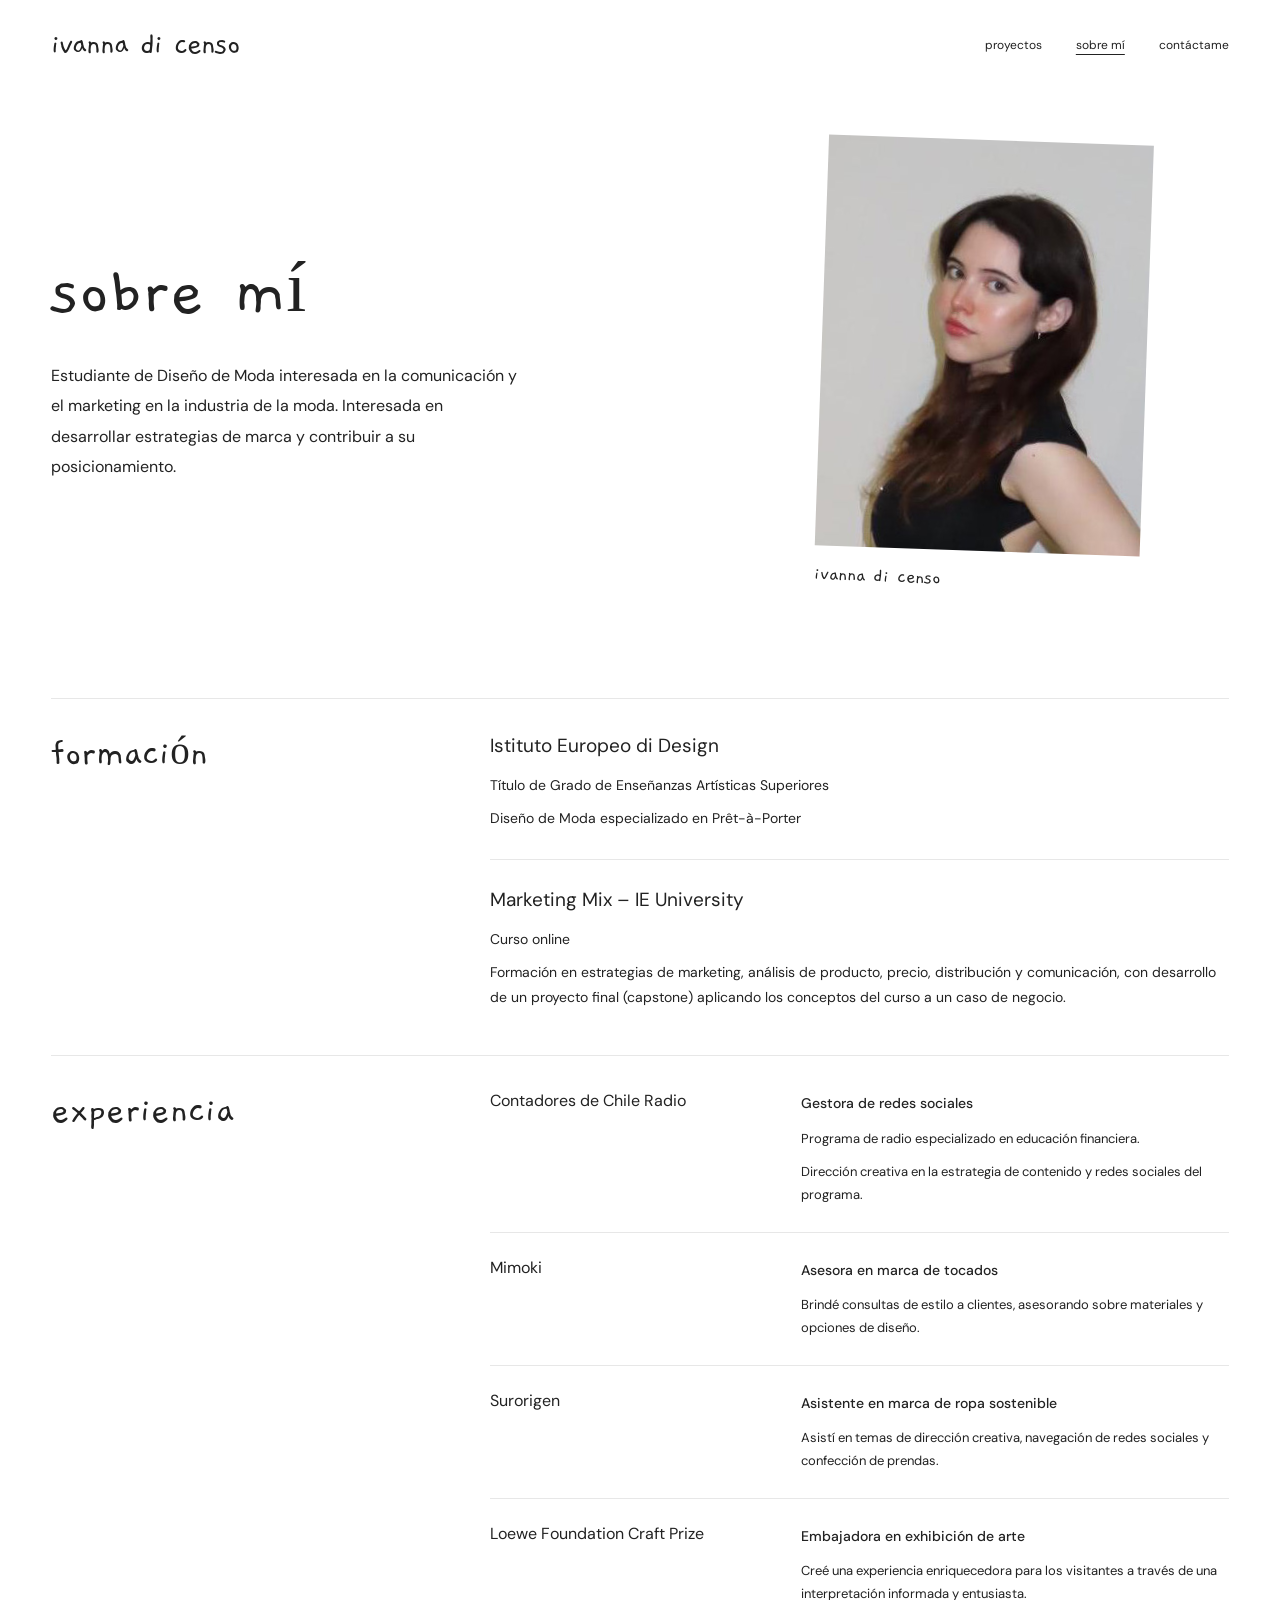
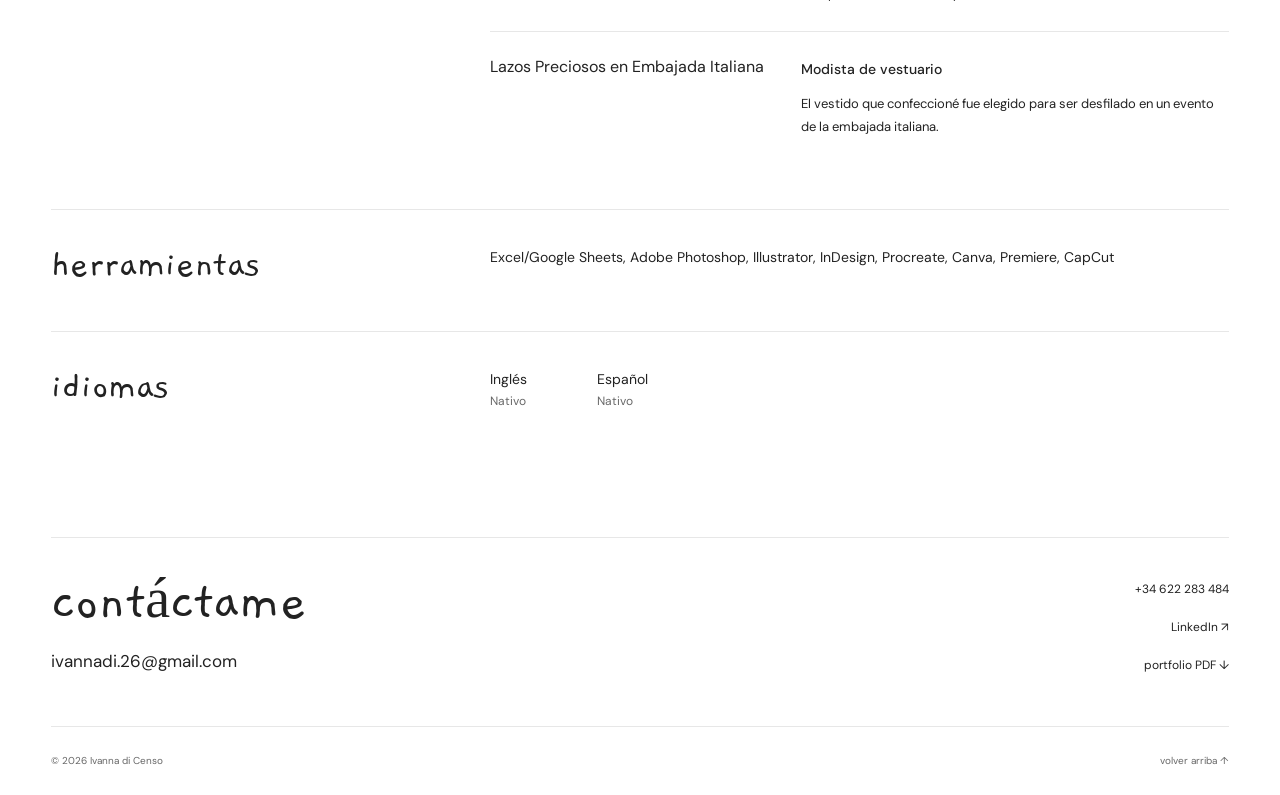
<file: sobre-mi.html>
<!doctype html>
<html lang="es">
<head>
<meta charset="UTF-8"><meta name="viewport" content="width=device-width, initial-scale=1"><meta name="theme-color" content="#ffffff">
<title>Sobre mí — Ivanna di Censo</title><meta name="description" content="Estudiante de Diseño de Moda interesada en la comunicación y el marketing en la industria de la moda. Interesada en desarrollar estrategias de marca y contribuir a su posicionamiento."><link rel="canonical" href="https://daguilar2023.github.io/ivanna-di-censo/sobre-mi.html">
<meta property="og:type" content="website"><meta property="og:locale" content="es_ES"><meta property="og:title" content="Sobre mí — Ivanna di Censo"><meta property="og:description" content="Estudiante de Diseño de Moda interesada en la comunicación y el marketing en la industria de la moda. Interesada en desarrollar estrategias de marca y contribuir a su posicionamiento."><meta property="og:url" content="https://daguilar2023.github.io/ivanna-di-censo/sobre-mi.html"><meta property="og:image" content="https://daguilar2023.github.io/ivanna-di-censo/assets/social-preview.jpg?v=2"><meta name="twitter:card" content="summary_large_image">
<link rel="icon" type="image/svg+xml" href="assets/favicon.svg?v=2"><link rel="preload" href="assets/fonts/gaegu-0.ttf" as="font" type="font/ttf" crossorigin><link rel="stylesheet" href="assets/style.css?v=2"><script src="assets/main.js?v=2" defer></script>
</head><body id="top" class="">
<a class="skip-link" href="#main">Saltar al contenido</a>
<header class="site-header"><a class="wordmark" href="index.html" aria-label="Ivanna di Censo, inicio">ivanna di censo</a>
<nav aria-label="Navegación principal"><a href="index.html#proyectos" >proyectos</a><a href="sobre-mi.html" aria-current="page">sobre mí</a><a class="nav-contact" href="#contacto">contáctame</a></nav></header><main id="main"><section class="about-hero section"><div><h1>sobre mí</h1><p>Estudiante de Diseño de Moda interesada en la comunicación y el marketing en la industria de la moda. Interesada en desarrollar estrategias de marca y contribuir a su posicionamiento.</p></div><figure><img src="assets/images/ivanna.webp?v=2" width="325" height="411" alt="Retrato de Ivanna di Censo" class="" fetchpriority="high" decoding="async"><figcaption>ivanna di censo</figcaption></figure></section>
<section class="cv-section section"><h2>formación</h2><div><article class="education-row"><h3>Istituto Europeo di Design</h3><p>Título de Grado de Enseñanzas Artísticas Superiores</p><p>Diseño de Moda especializado en Prêt-à-Porter</p></article><article class="education-row"><h3>Marketing Mix – IE University</h3><p>Curso online</p><p>Formación en estrategias de marketing, análisis de producto, precio, distribución y comunicación, con desarrollo de un proyecto final (capstone) aplicando los conceptos del curso a un caso de negocio.</p></article></div></section>
<section class="cv-section section"><h2>experiencia</h2><div><article class="experience-row"><h3>Contadores de Chile Radio</h3><div><h4>Gestora de redes sociales</h4><p>Programa de radio especializado en educación financiera.</p><p>Dirección creativa en la estrategia de contenido y redes sociales del programa.</p></div></article><article class="experience-row"><h3>Mimoki</h3><div><h4>Asesora en marca de tocados</h4><p>Brindé consultas de estilo a clientes, asesorando sobre materiales y opciones de diseño.</p></div></article><article class="experience-row"><h3>Surorigen</h3><div><h4>Asistente en marca de ropa sostenible</h4><p>Asistí en temas de dirección creativa, navegación de redes sociales y confección de prendas.</p></div></article><article class="experience-row"><h3>Loewe Foundation Craft Prize</h3><div><h4>Embajadora en exhibición de arte</h4><p>Creé una experiencia enriquecedora para los visitantes a través de una interpretación informada y entusiasta.</p></div></article><article class="experience-row"><h3>Lazos Preciosos en Embajada Italiana</h3><div><h4>Modista de vestuario</h4><p>El vestido que confeccioné fue elegido para ser desfilado en un evento de la embajada italiana.</p></div></article></div></section>
<section class="cv-section section"><h2>herramientas</h2><p>Excel/Google Sheets, Adobe Photoshop, Illustrator, InDesign, Procreate, Canva, Premiere, CapCut</p></section>
<section class="cv-section section"><h2>idiomas</h2><div class="languages"><p>Inglés <span>Nativo</span></p><p>Español <span>Nativo</span></p></div></section></main><footer id="contacto" class="site-footer"><div><h2>contáctame</h2><a class="contact-email" href="mailto:ivannadi.26@gmail.com">ivannadi.26@gmail.com</a></div><div class="contact-links"><a href="tel:+34622283484">+34 622 283 484</a><a href="https://www.linkedin.com/in/ivanna-di-censo-b4698a2b5/" target="_blank" rel="noopener noreferrer">LinkedIn ↗<span class="sr-only"> (otra pestaña)</span></a><a href="assets/ivanna-di-censo-portfolio.pdf" download>portfolio PDF ↓</a></div><div class="footer-bottom"><span>© 2026 Ivanna di Censo</span><a href="#top">volver arriba ↑</a></div></footer><dialog class="lightbox" aria-label="Imagen ampliada"><button class="lightbox-close" type="button" aria-label="Cerrar imagen ampliada">cerrar ×</button><img alt=""><p class="lightbox-caption"></p><a class="lightbox-original small-link" href="#" target="_blank" rel="noopener noreferrer">abrir imagen original ↗<span class="sr-only"> (otra pestaña)</span></a></dialog>
</body></html>
</file>
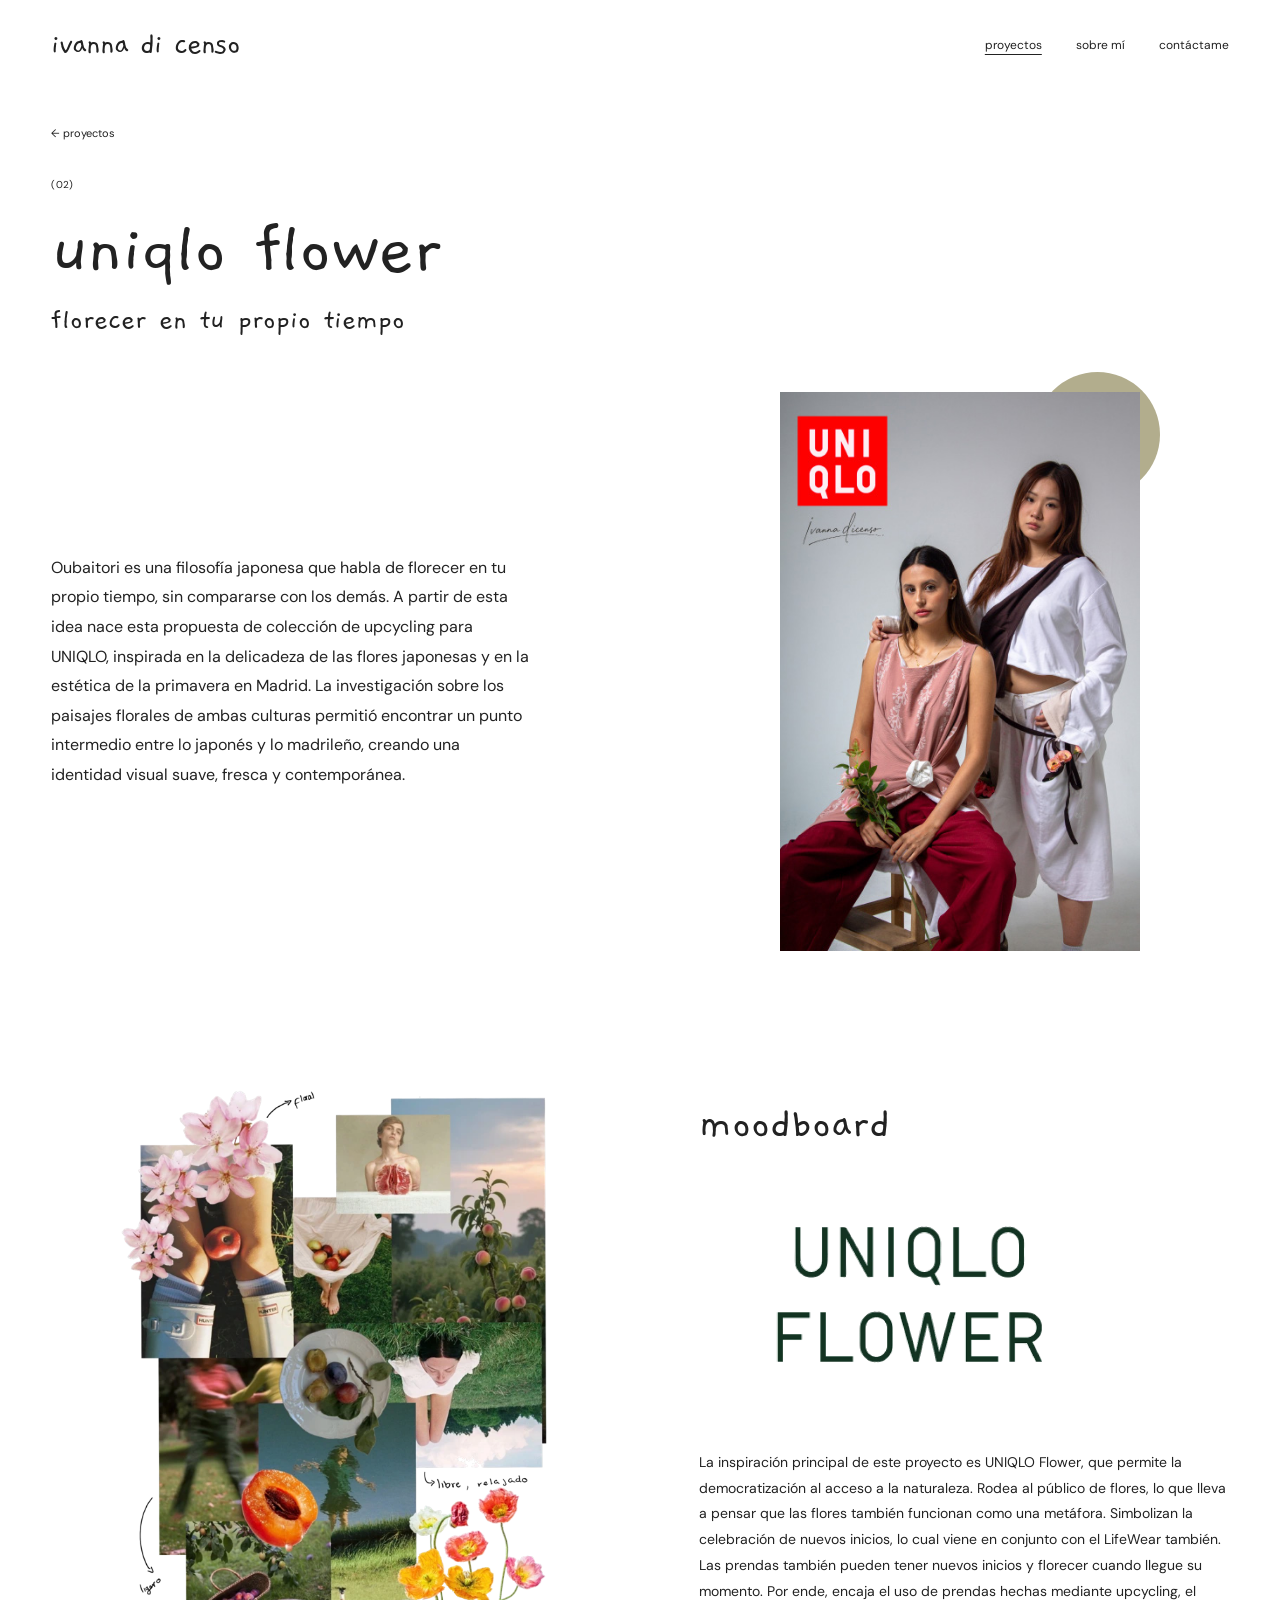
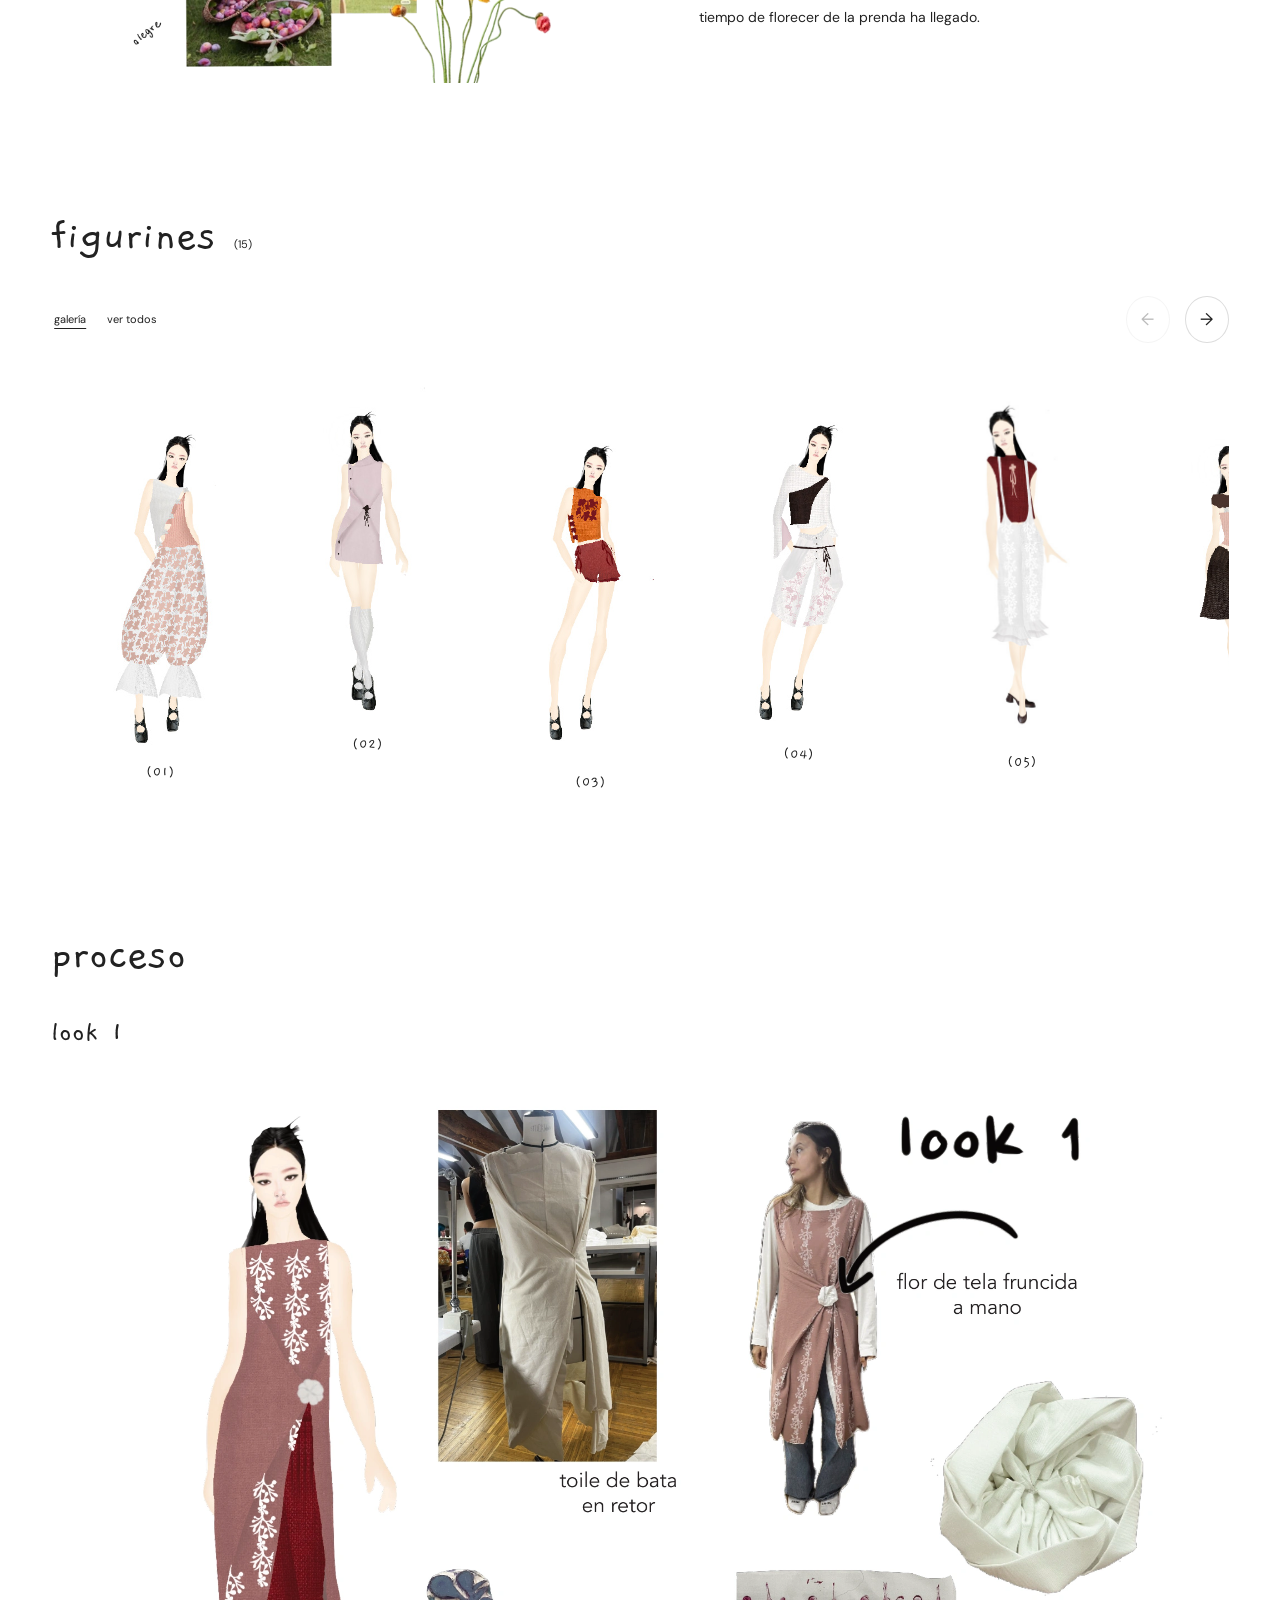
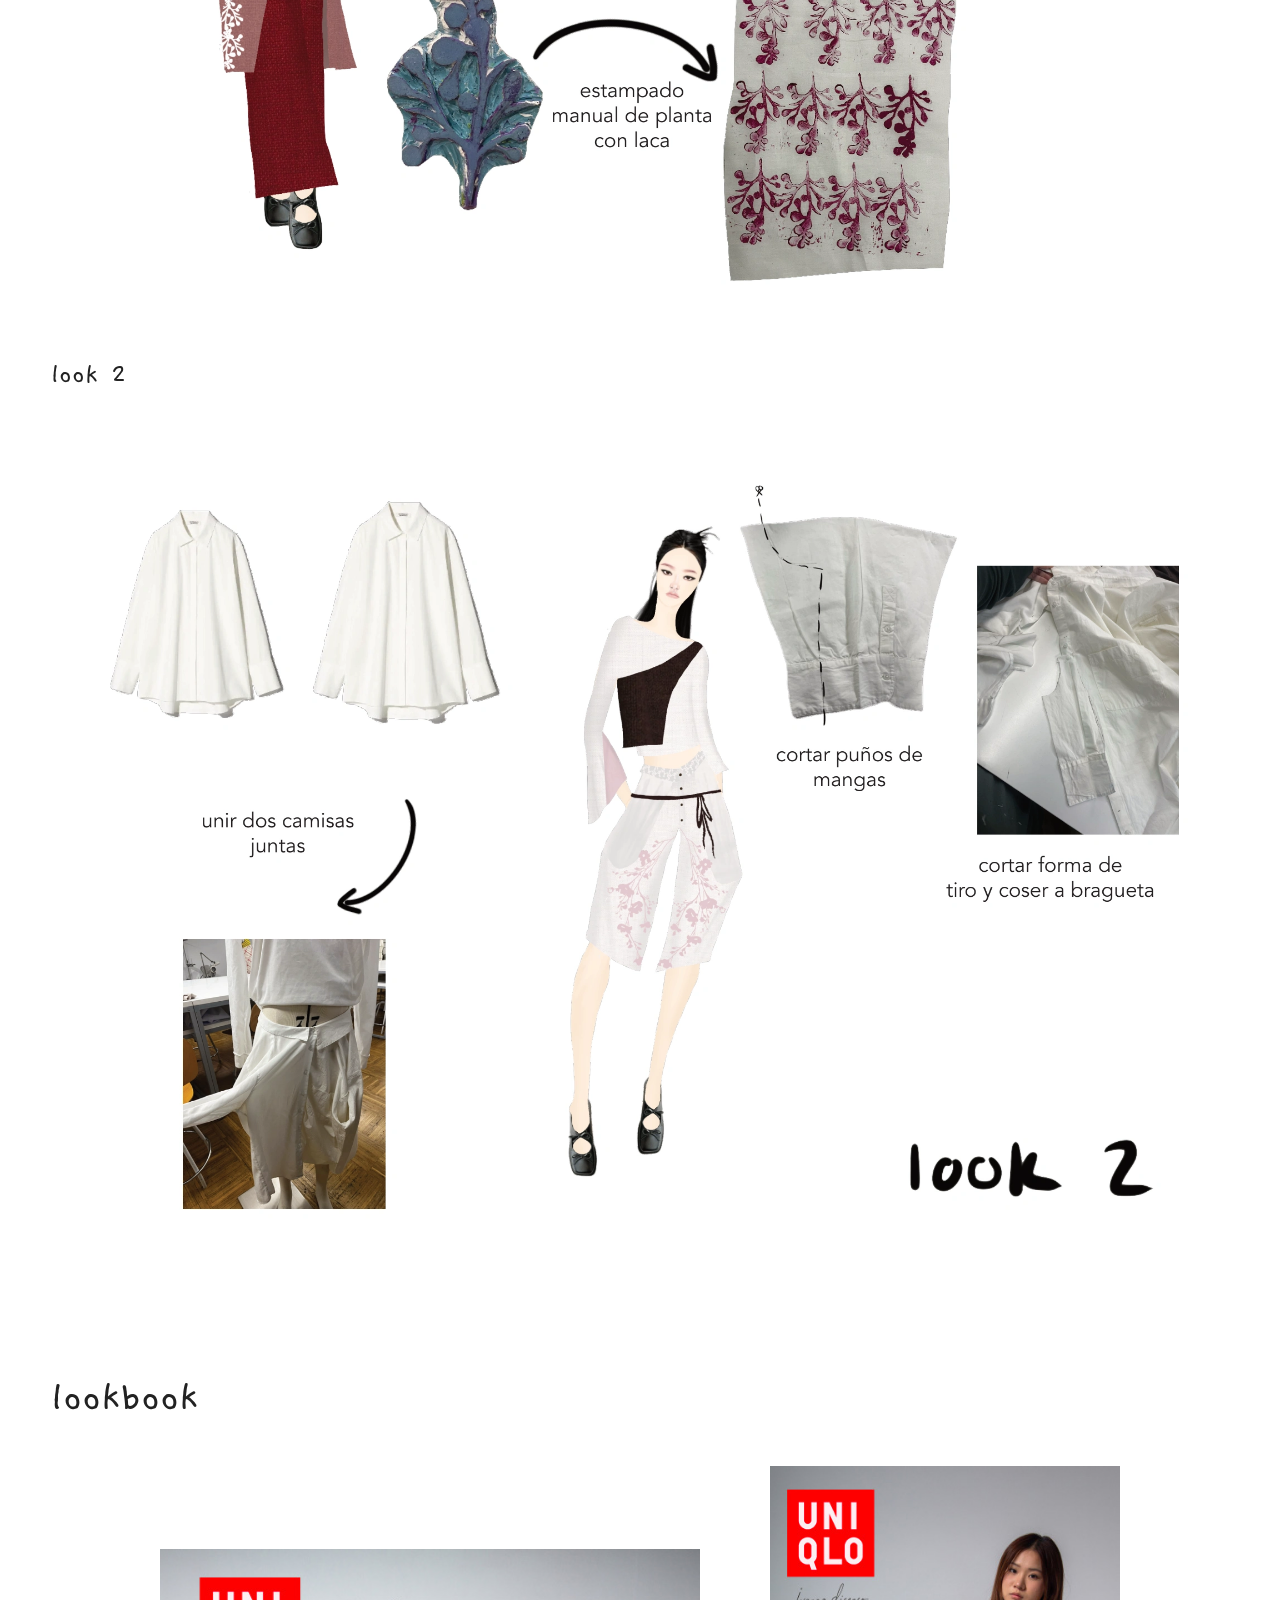
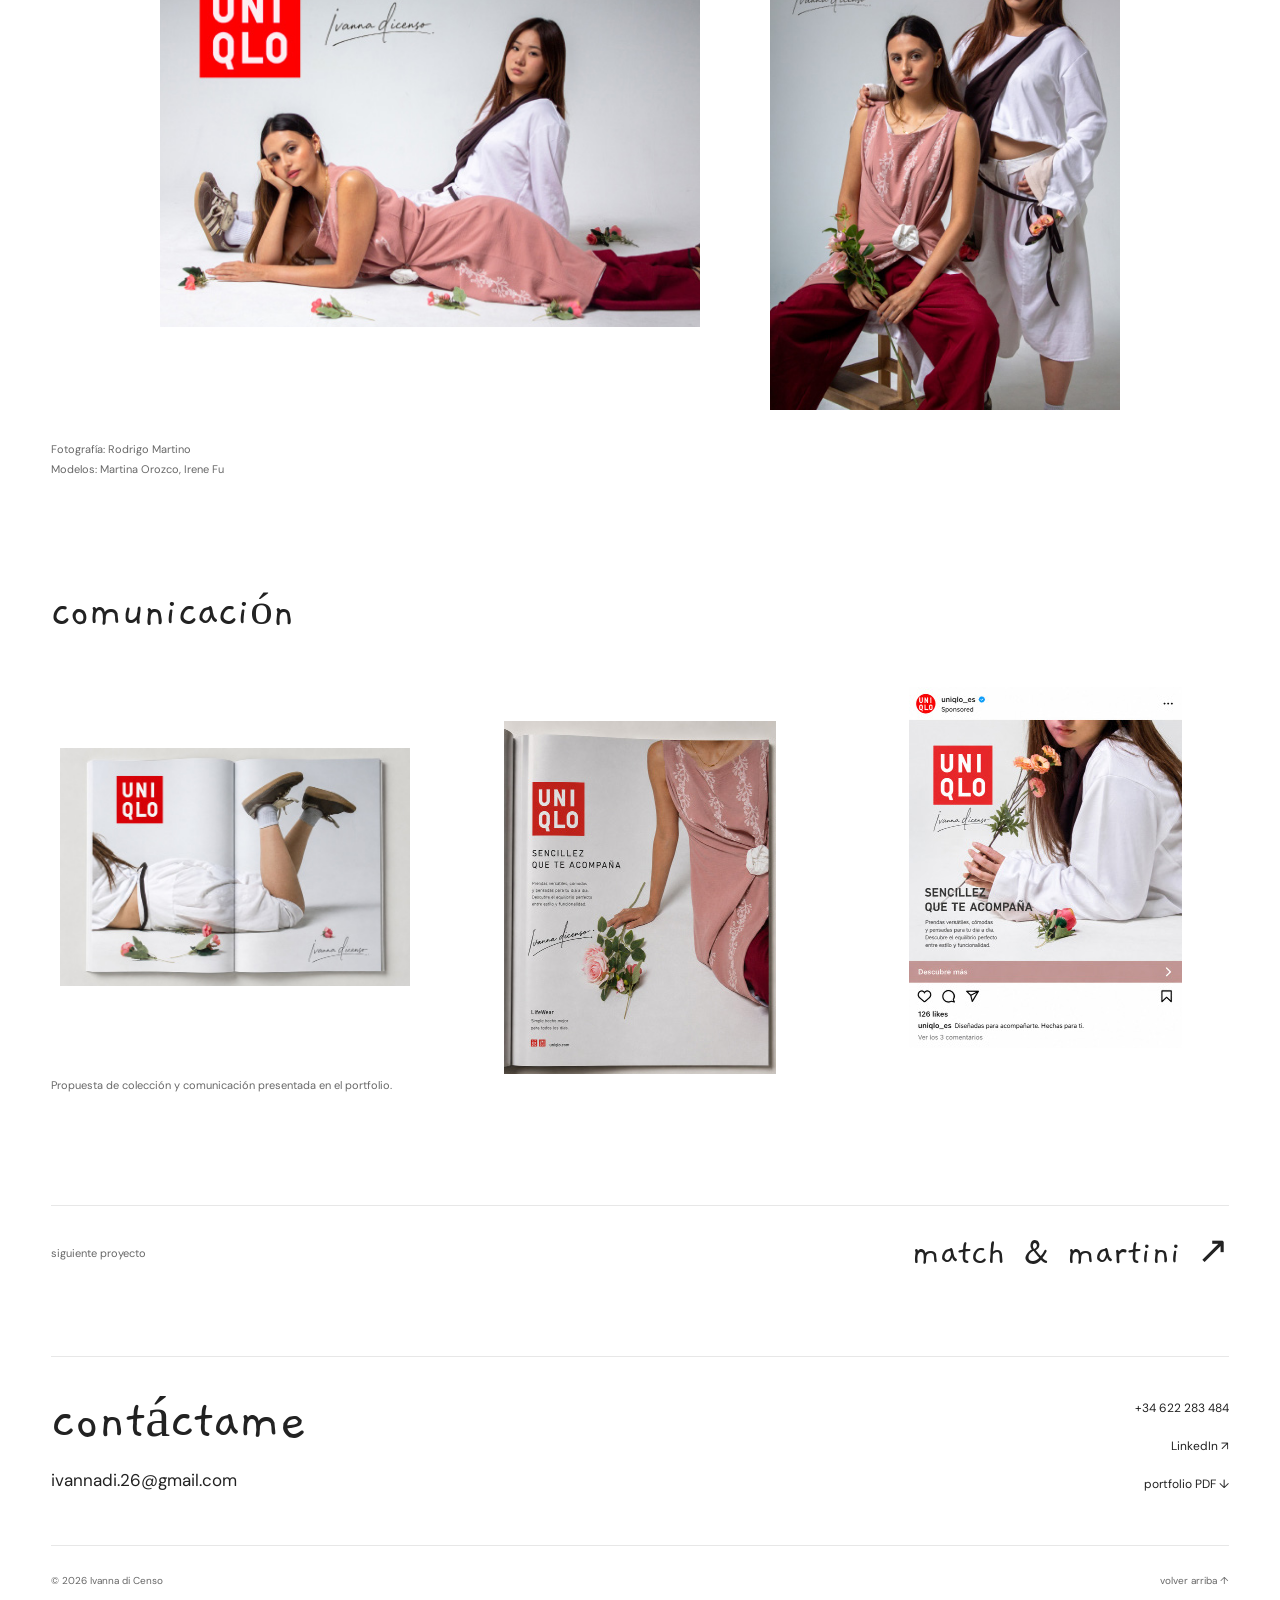
<file: uniqlo-flower.html>
<!doctype html>
<html lang="es">
<head>
<meta charset="UTF-8"><meta name="viewport" content="width=device-width, initial-scale=1"><meta name="theme-color" content="#ffffff">
<title>uniqlo flower — Ivanna di Censo</title><meta name="description" content="Propuesta de colección de upcycling UNIQLO Flower de Ivanna di Censo."><link rel="canonical" href="https://daguilar2023.github.io/ivanna-di-censo/uniqlo-flower.html">
<meta property="og:type" content="website"><meta property="og:locale" content="es_ES"><meta property="og:title" content="uniqlo flower — Ivanna di Censo"><meta property="og:description" content="Propuesta de colección de upcycling UNIQLO Flower de Ivanna di Censo."><meta property="og:url" content="https://daguilar2023.github.io/ivanna-di-censo/uniqlo-flower.html"><meta property="og:image" content="https://daguilar2023.github.io/ivanna-di-censo/assets/social-preview.jpg?v=2"><meta name="twitter:card" content="summary_large_image">
<link rel="icon" type="image/svg+xml" href="assets/favicon.svg?v=2"><link rel="preload" href="assets/fonts/gaegu-0.ttf" as="font" type="font/ttf" crossorigin><link rel="stylesheet" href="assets/style.css?v=2"><script src="assets/main.js?v=2" defer></script>
</head><body id="top" class="">
<a class="skip-link" href="#main">Saltar al contenido</a>
<header class="site-header"><a class="wordmark" href="index.html" aria-label="Ivanna di Censo, inicio">ivanna di censo</a>
<nav aria-label="Navegación principal"><a href="index.html#proyectos" aria-current="page">proyectos</a><a href="sobre-mi.html" >sobre mí</a><a class="nav-contact" href="#contacto">contáctame</a></nav></header><main id="main"><div class="project-header"><a class="back-link" href="index.html#proyectos">← proyectos</a><p class="project-no">(02)</p><h1>uniqlo flower</h1><p class="handwritten project-subtitle">florecer en tu propio tiempo</p></div>
<section class="story-hero section flower-hero"><div class="story-copy"><p>Oubaitori es una filosofía japonesa que habla de florecer en tu propio tiempo, sin compararse con los demás. A partir de esta idea nace esta propuesta de colección de upcycling para UNIQLO, inspirada en la delicadeza de las flores japonesas y en la estética de la primavera en Madrid. La investigación sobre los paisajes florales de ambas culturas permitió encontrar un punto intermedio entre lo japonés y lo madrileño, creando una identidad visual suave, fresca y contemporánea.</p></div><div class="hero-picture geometry-olive"><img src="assets/images/flower-cover.webp?v=2" width="412" height="640" alt="Editorial de la propuesta de colección UNIQLO Flower" class="" fetchpriority="high" decoding="async"></div></section>
<section class="moodboard section flower-mood"><div class="moodboard-art"><figure class=""><a class="zoom-link" href="assets/images/flower-moodboard.webp?v=2" data-lightbox aria-label="Ampliar: Moodboard floral completo: Japón, primavera en Madrid y referencias textiles"><img src="assets/images/flower-moodboard.webp?v=2" srcset="assets/images/flower-moodboard-small.webp?v=2 640w, assets/images/flower-moodboard.webp?v=2 2480w" sizes="(max-width: 700px) 85vw, 450px" width="2480" height="3376" alt="Moodboard floral completo: Japón, primavera en Madrid y referencias textiles" class="" loading="lazy" decoding="async"><span class="zoom-hint" aria-hidden="true">+</span></a></figure></div><div class="section-copy"><h2>moodboard</h2><figure class="inspiration"><a class="zoom-link" href="assets/images/flower-inspiration.webp?v=2" data-lightbox aria-label="Ampliar: Referencia UNIQLO Flower y flores de temporada"><img src="assets/images/flower-inspiration.webp?v=2" srcset="assets/images/flower-inspiration-small.webp?v=2 640w, assets/images/flower-inspiration.webp?v=2 731w" sizes="(max-width: 700px) 85vw, 450px" width="731" height="494" alt="Referencia UNIQLO Flower y flores de temporada" class="" loading="lazy" decoding="async"><span class="zoom-hint" aria-hidden="true">+</span></a></figure><p>La inspiración principal de este proyecto es UNIQLO Flower, que permite la democratización al acceso a la naturaleza. Rodea al público de flores, lo que lleva a pensar que las flores también funcionan como una metáfora. Simbolizan la celebración de nuevos inicios, lo cual viene en conjunto con el LifeWear también. Las prendas también pueden tener nuevos inicios y florecer cuando llegue su momento. Por ende, encaja el uso de prendas hechas mediante upcycling, el tiempo de florecer de la prenda ha llegado.</p></div></section>
<section class="collection section"><div class="section-title"><h2>figurines</h2><span>(15)</span></div><div class="collection-controls" hidden><div role="group" aria-label="Vista de figurines"><button type="button" data-view="gallery" aria-pressed="true">galería</button><button type="button" data-view="all" aria-pressed="false">ver todos</button></div><div class="collection-arrows"><button type="button" data-direction="-1" aria-label="Figurines anteriores">←</button><button type="button" data-direction="1" aria-label="Figurines siguientes">→</button></div></div><div class="figure-grid"><figure class="figure-card"><a class="zoom-link" href="assets/images/flower-figure-01.webp?v=2" data-lightbox aria-label="Ampliar: Figurín 01 de la colección"><img src="assets/images/flower-figure-01.webp?v=2" width="195" height="508" alt="Figurín 01 de la colección" class="" loading="lazy" decoding="async"><span class="zoom-hint" aria-hidden="true">+</span></a><figcaption>(01)</figcaption></figure><figure class="figure-card"><a class="zoom-link" href="assets/images/flower-figure-02.webp?v=2" data-lightbox aria-label="Ampliar: Figurín 02 de la colección"><img src="assets/images/flower-figure-02.webp?v=2" width="152" height="501" alt="Figurín 02 de la colección" class="" loading="lazy" decoding="async"><span class="zoom-hint" aria-hidden="true">+</span></a><figcaption>(02)</figcaption></figure><figure class="figure-card"><a class="zoom-link" href="assets/images/flower-figure-03.webp?v=2" data-lightbox aria-label="Ampliar: Figurín 03 de la colección"><img src="assets/images/flower-figure-03.webp?v=2" width="208" height="531" alt="Figurín 03 de la colección" class="" loading="lazy" decoding="async"><span class="zoom-hint" aria-hidden="true">+</span></a><figcaption>(03)</figcaption></figure><figure class="figure-card"><a class="zoom-link" href="assets/images/flower-figure-04.webp?v=2" data-lightbox aria-label="Ampliar: Figurín 04 de la colección"><img src="assets/images/flower-figure-04.webp?v=2" width="171" height="525" alt="Figurín 04 de la colección" class="" loading="lazy" decoding="async"><span class="zoom-hint" aria-hidden="true">+</span></a><figcaption>(04)</figcaption></figure><figure class="figure-card"><a class="zoom-link" href="assets/images/flower-figure-05.webp?v=2" data-lightbox aria-label="Ampliar: Figurín 05 de la colección"><img src="assets/images/flower-figure-05.webp?v=2" width="208" height="694" alt="Figurín 05 de la colección" class="" loading="lazy" decoding="async"><span class="zoom-hint" aria-hidden="true">+</span></a><figcaption>(05)</figcaption></figure><figure class="figure-card"><a class="zoom-link" href="assets/images/flower-figure-06.webp?v=2" data-lightbox aria-label="Ampliar: Figurín 06 de la colección"><img src="assets/images/flower-figure-06.webp?v=2" width="169" height="516" alt="Figurín 06 de la colección" class="" loading="lazy" decoding="async"><span class="zoom-hint" aria-hidden="true">+</span></a><figcaption>(06)</figcaption></figure><figure class="figure-card"><a class="zoom-link" href="assets/images/flower-figure-07.webp?v=2" data-lightbox aria-label="Ampliar: Figurín 07 de la colección"><img src="assets/images/flower-figure-07.webp?v=2" width="180" height="508" alt="Figurín 07 de la colección" class="" loading="lazy" decoding="async"><span class="zoom-hint" aria-hidden="true">+</span></a><figcaption>(07)</figcaption></figure><figure class="figure-card"><a class="zoom-link" href="assets/images/flower-figure-08.webp?v=2" data-lightbox aria-label="Ampliar: Figurín 08 de la colección"><img src="assets/images/flower-figure-08.webp?v=2" width="191" height="495" alt="Figurín 08 de la colección" class="" loading="lazy" decoding="async"><span class="zoom-hint" aria-hidden="true">+</span></a><figcaption>(08)</figcaption></figure><figure class="figure-card"><a class="zoom-link" href="assets/images/flower-figure-09.webp?v=2" data-lightbox aria-label="Ampliar: Figurín 09 de la colección"><img src="assets/images/flower-figure-09.webp?v=2" width="209" height="546" alt="Figurín 09 de la colección" class="" loading="lazy" decoding="async"><span class="zoom-hint" aria-hidden="true">+</span></a><figcaption>(09)</figcaption></figure><figure class="figure-card"><a class="zoom-link" href="assets/images/flower-figure-10.webp?v=2" data-lightbox aria-label="Ampliar: Figurín 10 de la colección"><img src="assets/images/flower-figure-10.webp?v=2" width="164" height="505" alt="Figurín 10 de la colección" class="" loading="lazy" decoding="async"><span class="zoom-hint" aria-hidden="true">+</span></a><figcaption>(10)</figcaption></figure><figure class="figure-card"><a class="zoom-link" href="assets/images/flower-figure-11.webp?v=2" data-lightbox aria-label="Ampliar: Figurín 11 de la colección"><img src="assets/images/flower-figure-11.webp?v=2" width="165" height="508" alt="Figurín 11 de la colección" class="" loading="lazy" decoding="async"><span class="zoom-hint" aria-hidden="true">+</span></a><figcaption>(11)</figcaption></figure><figure class="figure-card"><a class="zoom-link" href="assets/images/flower-figure-12.webp?v=2" data-lightbox aria-label="Ampliar: Figurín 12 de la colección"><img src="assets/images/flower-figure-12.webp?v=2" width="186" height="522" alt="Figurín 12 de la colección" class="" loading="lazy" decoding="async"><span class="zoom-hint" aria-hidden="true">+</span></a><figcaption>(12)</figcaption></figure><figure class="figure-card"><a class="zoom-link" href="assets/images/flower-figure-13.webp?v=2" data-lightbox aria-label="Ampliar: Figurín 13 de la colección"><img src="assets/images/flower-figure-13.webp?v=2" width="194" height="547" alt="Figurín 13 de la colección" class="" loading="lazy" decoding="async"><span class="zoom-hint" aria-hidden="true">+</span></a><figcaption>(13)</figcaption></figure><figure class="figure-card"><a class="zoom-link" href="assets/images/flower-figure-14.webp?v=2" data-lightbox aria-label="Ampliar: Figurín 14 de la colección"><img src="assets/images/flower-figure-14.webp?v=2" width="206" height="554" alt="Figurín 14 de la colección" class="" loading="lazy" decoding="async"><span class="zoom-hint" aria-hidden="true">+</span></a><figcaption>(14)</figcaption></figure><figure class="figure-card"><a class="zoom-link" href="assets/images/flower-figure-15.webp?v=2" data-lightbox aria-label="Ampliar: Figurín 15 de la colección"><img src="assets/images/flower-figure-15.webp?v=2" width="206" height="550" alt="Figurín 15 de la colección" class="" loading="lazy" decoding="async"><span class="zoom-hint" aria-hidden="true">+</span></a><figcaption>(15)</figcaption></figure></div></section>
<section class="section process-section"><h2>proceso</h2><div class="process-look"><h3>look 1</h3><figure class="process-board"><a class="zoom-link" href="assets/images/flower-process-1.webp?v=2" data-lightbox aria-label="Ampliar: Proceso del look 1: toile de bata en retor, flor de tela fruncida a mano y estampado manual de planta con laca"><img src="assets/images/flower-process-1.webp?v=2" width="1980" height="1530" alt="Proceso del look 1: toile de bata en retor, flor de tela fruncida a mano y estampado manual de planta con laca" class="" loading="lazy" decoding="async"><span class="zoom-hint" aria-hidden="true">+</span></a></figure></div><div class="process-look"><h3>look 2</h3><figure class="process-board"><a class="zoom-link" href="assets/images/flower-process-2.webp?v=2" data-lightbox aria-label="Ampliar: Proceso del look 2: unir dos camisas, cortar puños de mangas y cortar forma de tiro y coser a bragueta"><img src="assets/images/flower-process-2.webp?v=2" width="1980" height="1530" alt="Proceso del look 2: unir dos camisas, cortar puños de mangas y cortar forma de tiro y coser a bragueta" class="" loading="lazy" decoding="async"><span class="zoom-hint" aria-hidden="true">+</span></a></figure></div></section>
<section class="section flower-editorial"><h2>lookbook</h2><div class="flower-photo-row"><figure class=""><a class="zoom-link" href="assets/images/flower-editorial.webp?v=2" data-lightbox aria-label="Ampliar: Fotografía editorial horizontal de la propuesta UNIQLO Flower"><img src="assets/images/flower-editorial.webp?v=2" width="551" height="386" alt="Fotografía editorial horizontal de la propuesta UNIQLO Flower" class="" loading="lazy" decoding="async"><span class="zoom-hint" aria-hidden="true">+</span></a></figure><figure class=""><a class="zoom-link" href="assets/images/flower-cover.webp?v=2" data-lightbox aria-label="Ampliar: Fotografía editorial vertical de la propuesta UNIQLO Flower"><img src="assets/images/flower-cover.webp?v=2" width="412" height="640" alt="Fotografía editorial vertical de la propuesta UNIQLO Flower" class="" loading="lazy" decoding="async"><span class="zoom-hint" aria-hidden="true">+</span></a></figure></div><p class="credits">Fotografía: Rodrigo Martino<br>Modelos: Martina Orozco, Irene Fu</p></section>
<section class="section"><h2>comunicación</h2><div class="campaign-grid"><figure class=""><a class="zoom-link" href="assets/images/flower-campaign-2.webp?v=2" data-lightbox aria-label="Ampliar: Propuesta de campaña UNIQLO Flower, formato horizontal"><img src="assets/images/flower-campaign-2.webp?v=2" width="376" height="256" alt="Propuesta de campaña UNIQLO Flower, formato horizontal" class="" loading="lazy" decoding="async"><span class="zoom-hint" aria-hidden="true">+</span></a></figure><figure class=""><a class="zoom-link" href="assets/images/flower-campaign.webp?v=2" data-lightbox aria-label="Ampliar: Propuesta de campaña UNIQLO Flower, formato vertical"><img src="assets/images/flower-campaign.webp?v=2" width="272" height="353" alt="Propuesta de campaña UNIQLO Flower, formato vertical" class="" loading="lazy" decoding="async"><span class="zoom-hint" aria-hidden="true">+</span></a></figure><figure class=""><a class="zoom-link" href="assets/images/flower-instagram.webp?v=2" data-lightbox aria-label="Ampliar: Propuesta de publicación de Instagram UNIQLO Flower"><img src="assets/images/flower-instagram.webp?v=2" width="273" height="361" alt="Propuesta de publicación de Instagram UNIQLO Flower" class="" loading="lazy" decoding="async"><span class="zoom-hint" aria-hidden="true">+</span></a></figure></div><p class="source-note">Propuesta de colección y comunicación presentada en el portfolio.</p></section>
<nav class="next-project" aria-label="Siguiente proyecto"><span>siguiente proyecto</span><a href="match-and-martini.html">match & martini ↗</a></nav></main><footer id="contacto" class="site-footer"><div><h2>contáctame</h2><a class="contact-email" href="mailto:ivannadi.26@gmail.com">ivannadi.26@gmail.com</a></div><div class="contact-links"><a href="tel:+34622283484">+34 622 283 484</a><a href="https://www.linkedin.com/in/ivanna-di-censo-b4698a2b5/" target="_blank" rel="noopener noreferrer">LinkedIn ↗<span class="sr-only"> (otra pestaña)</span></a><a href="assets/ivanna-di-censo-portfolio.pdf" download>portfolio PDF ↓</a></div><div class="footer-bottom"><span>© 2026 Ivanna di Censo</span><a href="#top">volver arriba ↑</a></div></footer><dialog class="lightbox" aria-label="Imagen ampliada"><button class="lightbox-close" type="button" aria-label="Cerrar imagen ampliada">cerrar ×</button><img alt=""><p class="lightbox-caption"></p><a class="lightbox-original small-link" href="#" target="_blank" rel="noopener noreferrer">abrir imagen original ↗<span class="sr-only"> (otra pestaña)</span></a></dialog>
</body></html>
</file>
<file: assets/style.css>
@import url('fonts.css?v=2');
:root{--paper:#fff;--ink:#222;--muted:#686868;--line:#e7e7e7;--pink:#d5c1c8;--olive:#b2ad8d;--hand:'Gaegu',cursive;--sans:'DM Sans',Arial,sans-serif;--gutter:clamp(22px,4vw,72px);--header-height:90px}
*{box-sizing:border-box}html{scroll-behavior:smooth;scroll-padding-top:110px}body{margin:0;background:var(--paper);color:var(--ink);font-family:var(--sans);font-size:15px;line-height:1.75;-webkit-font-smoothing:antialiased}a{color:inherit;text-decoration:none}button{font:inherit;color:inherit;cursor:pointer;touch-action:manipulation}a,button{-webkit-tap-highlight-color:transparent}a:hover{color:#696958}button:active{opacity:.55}a:focus-visible,button:focus-visible,summary:focus-visible{outline:2px solid #3c4956;outline-offset:6px}a,button{transition:color .18s,opacity .18s}img{display:block;max-width:100%;height:auto}h1,h2,h3,h4,p,figure{margin:0}h1,h2,h3,h4{font-weight:400}h1,h2,.handwritten{font-family:var(--hand);font-style:normal;font-weight:400;line-height:1.05}h1,h2{text-wrap:balance}h2{font-size:45px}h3{font-family:var(--hand);font-size:30px;line-height:1.25}p+p{margin-top:22px}ul{padding-left:20px}li+li{margin-top:7px}[hidden]{display:none!important}.sr-only{position:absolute;width:1px;height:1px;padding:0;margin:-1px;overflow:hidden;clip:rect(0,0,0,0);white-space:nowrap;border:0}.skip-link{position:fixed;left:20px;top:10px;transform:translateY(-150%);background:var(--ink);color:white;padding:10px 15px;z-index:100}.skip-link:focus{transform:none}.section{width:calc(100% - var(--gutter)*2);max-width:1220px;margin-left:auto;margin-right:auto}.small-link{font-size:12px;display:inline-flex;align-items:center;min-height:44px;border-bottom:1px solid #b5b5ad;padding:8px 0}.site-header{height:var(--header-height);padding:0 var(--gutter);display:flex;align-items:center;justify-content:space-between;gap:25px;background:white;position:sticky;top:0;z-index:40}.wordmark{font-family:var(--hand);font-size:32px;line-height:1;white-space:nowrap;letter-spacing:-1px}.site-header nav{display:flex;gap:34px;align-items:center}.site-header nav a{font-size:12px;min-height:44px;display:flex;align-items:center}.site-header [aria-current=page]{text-decoration:underline;text-underline-offset:5px;text-decoration-thickness:1px}.site-footer{margin:80px var(--gutter) 0;padding:35px 0 0;border-top:1px solid var(--line);display:grid;grid-template-columns:1fr 1fr;gap:25px}.site-footer h2{font-size:56px;margin-bottom:15px}.contact-email{font-size:17px;overflow-wrap:anywhere}.contact-links{justify-self:end;align-self:center;display:flex;align-items:end;flex-direction:column;gap:6px;font-size:12px}.contact-links a{min-height:32px;display:flex;align-items:center}.footer-bottom{grid-column:1/-1;display:flex;justify-content:space-between;align-items:center;border-top:1px solid var(--line);margin-top:20px;padding:16px 0;font-size:10px;color:var(--muted)}.footer-bottom a{min-height:36px;display:flex;align-items:center}
/* Home: a native-scroll, three-project cylindrical reel. No duplicated cards. */
.wheel-scroll{position:relative}.wheel-sticky{display:grid;grid-template-columns:1fr 1.7fr .72fr;gap:clamp(24px,3vw,60px);align-items:center;padding:20px var(--gutter);min-height:calc(100svh - var(--header-height))}.intro{align-self:center;max-width:290px}.intro h1{font-size:43px;margin-bottom:25px;white-space:nowrap}.intro p{font-size:13px;line-height:1.8}.intro .small-link{margin-top:16px}.project-wheel{min-width:0;position:relative}.wheel-cards{list-style:none;padding:0;margin:0;display:grid;gap:24px}.wheel-item{margin:0!important;min-width:0}.wheel-card{display:block;position:relative;background:white;color:white;overflow:hidden}.wheel-card img{width:100%;aspect-ratio:1.7;object-fit:cover;object-position:center 39%;max-width:none}.wheel-item:nth-child(2) img{object-position:center}.wheel-item:nth-child(3) img{object-position:50% 51%}.wheel-caption{position:absolute;inset:0;background:#151515a8;display:flex;flex-direction:column;justify-content:center;align-items:center;padding:20px;text-align:center;opacity:0;transition:opacity .2s;color:white}.wheel-caption h2{font-size:35px}.wheel-caption p{font-size:12px;margin-top:10px}.wheel-caption>span{font-size:21px;position:absolute;bottom:15px;right:20px}.wheel-card:hover .wheel-caption,.wheel-card:focus-visible .wheel-caption{opacity:1}.wheel-card:focus-visible{outline-offset:4px}.wheel-index{font-size:11px;justify-self:end;max-width:200px;min-width:150px}.wheel-label{font-size:26px;margin-bottom:22px}.project-selector{display:flex;flex-direction:column;align-items:start;gap:8px}.project-selector button{background:none;border:0;text-align:left;font-size:11px;line-height:1.4;padding:8px 0;min-height:44px;display:flex;gap:10px;color:var(--muted)}.project-selector button span{font-size:9px;line-height:1.8}.project-selector button[aria-pressed=true]{color:var(--ink);text-decoration:underline;text-underline-offset:5px}.current-project-link{margin-top:20px}.wheel-controls{display:flex;align-items:center;gap:10px;margin-top:42px}.wheel-controls button{background:white;border:1px solid #d8d8d8;width:44px;height:44px;border-radius:50%;font-size:17px}.wheel-controls button:hover{background:#f6f6f3}.wheel-controls button:disabled{color:#999;border-color:#eee;cursor:default;opacity:.5}.wheel-count{font-size:9px;white-space:nowrap}.wheel-help{font-size:18px;margin-top:16px;color:var(--muted)}.home.reel-enabled .wheel-scroll{height:220svh}.home.reel-enabled .wheel-sticky{position:sticky;top:var(--header-height);height:calc(100svh - var(--header-height));min-height:0}.project-wheel.is-ready{height:100%;max-height:760px;perspective:1000px;overflow:clip}.project-wheel.is-ready .wheel-cards{display:block;width:100%;height:100%;position:relative;transform-style:preserve-3d;transform:translateZ(calc(var(--radius)*-1))}.project-wheel.is-ready .wheel-item{position:absolute;top:50%;left:50%;width:94%;max-width:480px;aspect-ratio:1.7;backface-visibility:hidden;transform-style:preserve-3d;will-change:transform}.project-wheel.is-ready .wheel-card{width:100%;height:100%}.project-wheel.is-ready .wheel-card img{height:100%;aspect-ratio:auto}
/* Project pages keep photographs intact, with small colour shapes from the portfolio. */
.project-header{max-width:1220px;width:calc(100% - var(--gutter)*2);margin:0 auto;padding:22px 0 35px}.back-link{font-size:11px;min-height:44px;display:inline-flex;align-items:center}.project-no{font-size:10px;letter-spacing:.03em;margin-top:20px!important}.project-header h1{font-size:clamp(50px,6vw,88px);margin-top:16px;letter-spacing:-2px}.project-subtitle{font-size:30px;margin-top:15px!important}.story-hero{display:grid;grid-template-columns:1fr 1fr;gap:clamp(45px,8vw,140px);align-items:center;margin-top:20px;margin-bottom:120px}.story-copy{max-width:480px}.story-copy p{font-size:16px;line-height:1.85}.hero-picture{position:relative;justify-self:center;isolation:isolate;max-width:100%}.hero-picture>img{max-height:640px;width:auto;max-width:440px;object-fit:contain}.geometry-pink:after{content:'';position:absolute;z-index:-1;bottom:-30px;left:-35px;width:150px;height:150px;border-radius:50%;background:var(--pink)}.geometry-olive:after{content:'';position:absolute;z-index:-1;top:-20px;right:-35px;width:125px;height:125px;border-radius:50%;background:var(--olive)}.zoom-link{display:block;position:relative;width:fit-content;max-width:100%;margin:auto}.zoom-link img{object-fit:contain;height:auto}.zoom-hint{position:absolute;right:8px;bottom:8px;font-size:22px;background:#fffffff0;width:32px;height:32px;line-height:32px;text-align:center;border-radius:50%;opacity:0;transition:opacity .2s}.zoom-link:hover .zoom-hint,.zoom-link:focus-visible .zoom-hint{opacity:1}.moodboard{display:grid;grid-template-columns:1.2fr 1fr;gap:65px;align-items:center;margin-bottom:120px}.moodboard-art{position:relative;min-width:0}.moodboard-art img{max-width:100%;max-height:780px;width:auto}.section-copy h2{margin-bottom:28px}.section-copy p{font-size:14px;line-height:1.85}.collection{padding-top:10px;margin-bottom:110px}.section-title{display:flex;align-items:baseline;gap:18px;margin-bottom:65px}.section-title>span{font-size:11px}.figure-grid{display:grid;grid-template-columns:repeat(5,minmax(0,1fr));gap:70px 30px;align-items:end;padding:10px 0 35px}.figure-card:nth-child(5n+1){transform:rotate(-2deg) translateY(10px)}.figure-card:nth-child(5n+2){transform:rotate(1deg) translateY(-18px)}.figure-card:nth-child(5n+3){transform:rotate(-1deg) translateY(20px)}.figure-card:nth-child(5n+4){transform:rotate(2deg) translateY(-8px)}.figure-card .zoom-link{width:100%}.figure-card img{width:100%;height:320px;object-fit:contain;object-position:center bottom;mix-blend-mode:multiply}.figure-card figcaption{font-family:var(--hand);font-size:15px;text-align:center;margin-top:12px}.process-section{margin-top:30px;margin-bottom:110px}.process-section>h2{margin-bottom:35px}.process-board{margin:20px auto;max-width:1100px}.process-board img{width:100%;height:auto}.process-notes{display:grid;grid-template-columns:1fr 1fr;gap:60px;margin-top:30px;max-width:900px;margin-left:auto;margin-right:auto;font-size:13px;color:var(--muted)}.process-notes p{margin:0}.lookbook{display:flex;justify-content:center;gap:40px;margin:45px auto 85px;max-width:1000px}.lookbook>figure{min-width:0;flex:1}.lookbook img{max-width:100%;width:auto;max-height:490px}.photo-spread{display:flex;justify-content:center;align-items:center;gap:80px;margin:50px 0 75px}.photo-spread>figure{flex:1;max-width:480px;min-width:0}.photo-spread>figure:nth-child(2){transform:translateY(25px)}.photo-spread img{max-height:660px;max-width:100%;width:auto}.photo-spread.close-up{gap:100px}.photo-spread.close-up>figure{max-width:360px}.photo-spread.close-up img{max-height:480px}.credits{font-size:11px;line-height:1.8;color:var(--muted);margin-top:30px!important}.next-project{max-width:1220px;margin:110px auto 0;width:calc(100% - var(--gutter)*2);border-top:1px solid var(--line);padding-top:25px;display:flex;justify-content:space-between;align-items:center;gap:30px}.next-project>span{font-size:11px;color:var(--muted)}.next-project>a{font-family:var(--hand);font-size:38px;line-height:1.2}.source-note{font-size:11px;color:var(--muted);margin-top:28px!important}.flower-hero .hero-picture>img{max-width:360px;max-height:560px}.flower-mood{grid-template-columns:1.1fr 1fr;align-items:start}.flower-mood .moodboard-art img{max-height:840px}.flower-mood .section-copy{padding-top:30px}.inspiration{max-width:360px;margin:15px 0 30px}.process-look{margin-top:35px}.process-look h3{margin-bottom:15px}.flower-editorial{margin-bottom:110px}.flower-photo-row{display:flex;justify-content:center;gap:70px;align-items:center;margin-top:45px}.flower-photo-row>figure:first-child{max-width:540px;flex:1.2}.flower-photo-row>figure:last-child{max-width:350px;flex:1}.flower-photo-row img{max-height:560px;width:auto;max-width:100%}.campaign-grid{display:flex;gap:55px;justify-content:center;align-items:center;margin-top:50px}.campaign-grid>figure{flex:1;min-width:0;max-width:350px}.campaign-grid>figure:nth-child(2){transform:translateY(30px)}.campaign-grid img{max-width:100%;width:auto}.brand-intro{max-width:840px;margin-top:15px;margin-bottom:90px}.brand-marks{display:flex;align-items:center;justify-content:center;gap:60px;margin-bottom:50px}.brand-marks img:first-child{width:280px;max-width:50%;height:auto}.brand-marks img:last-child{width:250px;max-width:34%;height:auto}.brand-intro>p{font-size:15px;line-height:1.9}.star-product{display:grid;grid-template-columns:1fr 1fr;gap:100px;align-items:center;max-width:1000px;margin-bottom:110px}.star-product .section-copy h2{margin-bottom:30px}.star-product h3{font-size:33px;margin:0 0 20px}.star-product .plain-list{list-style:none;padding:0;font-size:13px;line-height:1.7}.star-product .plain-list li+li{margin-top:4px}.star-product>figure{max-width:440px;min-width:0}.star-product img{width:100%;height:auto;object-fit:contain}.brand-strategy{margin-bottom:100px}.brand-strategy>h2{margin-bottom:40px}.strategy-columns{display:grid;grid-template-columns:1fr 1fr;gap:90px;font-size:14px}.strategy-columns li,.social-strategy li{padding-left:2px}.social-section{margin-bottom:110px}.social-section>h2{margin-bottom:35px}.social-strategy{max-width:700px;font-size:14px}.social-grid{display:flex;justify-content:center;align-items:start;gap:110px;margin:60px auto 0}.social-grid>div{max-width:325px;flex:1;min-width:0}.social-grid h3{margin-bottom:25px}.social-grid img{width:100%;height:auto;max-height:none;object-fit:contain}.social-grid .small-link{margin-top:12px;font-size:11px}.organisation{margin-bottom:80px}.organisation h2{margin-bottom:35px}.organisation-board{margin:25px auto 15px}.organisation-board img{width:100%;height:auto;object-fit:contain}.roadmap{display:grid;grid-template-columns:1fr 2fr;gap:60px;font-size:14px}.roadmap p+p{margin-top:22px}.lightbox{border:0;padding:65px 30px 20px;background:white;max-width:96vw;max-height:94dvh;width:1150px;overflow:auto}.lightbox::backdrop{background:#161616e8}.lightbox>img{max-width:100%;max-height:73dvh;object-fit:contain;width:auto;height:auto;margin:auto}.lightbox-close{position:absolute;top:10px;right:20px;background:white;border:0;font-family:var(--hand);font-size:23px;min-height:44px;padding:0 10px}.lightbox-caption{font-size:11px;max-width:700px;margin:18px auto 0;text-align:center}.about-hero{display:grid;grid-template-columns:1.2fr 1fr;gap:100px;align-items:center;padding-top:50px;margin-bottom:100px}.about-hero h1{font-size:72px;margin-bottom:30px}.about-hero p{max-width:470px;font-size:16px;line-height:1.9}.about-hero figure{max-width:325px;justify-self:center;transform:rotate(2deg)}.about-hero figure figcaption{font-family:var(--hand);font-size:20px;margin-top:12px}.cv-section{display:grid;grid-template-columns:1fr 2fr;gap:70px;border-top:1px solid var(--line);padding-top:35px;padding-bottom:45px}.cv-section h2{font-size:39px}.education-row+.education-row{border-top:1px solid var(--line);margin-top:28px;padding-top:28px}.education-row h3{font-family:var(--sans);font-size:19px;margin-bottom:15px}.education-row p{font-size:14px;margin-top:8px;line-height:1.8}.experience-row{display:grid;grid-template-columns:1fr 1.5fr;gap:25px;font-size:13px;line-height:1.8;padding-bottom:25px}.experience-row+article{padding-top:25px;border-top:1px solid var(--line)}.experience-row h3{font-family:var(--sans);font-size:16px}.experience-row h4{font-size:14px;font-weight:500;margin-bottom:10px}.experience-row p+p{margin-top:10px}.cv-section>p{font-size:14px}.languages{display:flex;gap:70px;font-size:14px}.languages p{margin:0}.languages span{display:block;font-size:12px;color:var(--muted)}.not-found{min-height:50svh;padding-top:80px}.not-found h1{font-size:60px;margin-bottom:30px}
@media(min-width:1700px){.wheel-sticky{max-width:1700px;margin:auto;grid-template-columns:1fr 1.9fr .75fr}.intro{max-width:330px}.project-wheel.is-ready .wheel-item{max-width:520px}}
@media(max-width:1050px){.wheel-sticky{grid-template-columns:1fr 1.7fr;gap:30px;padding-top:0;padding-bottom:25px}.intro{max-width:260px}.intro h1{font-size:36px}.intro p{font-size:12px}.wheel-index{position:absolute;left:var(--gutter);bottom:25px;max-width:260px;justify-self:start}.wheel-label{display:none}.project-selector{gap:0}.project-selector button{font-size:10px;min-height:32px;padding:5px 0}.current-project-link{margin-top:5px}.wheel-controls{margin-top:10px}.wheel-help{margin-top:8px;font-size:16px}.project-wheel{grid-column:2;grid-row:1}.moodboard{gap:40px}.figure-grid{gap:60px 22px;grid-template-columns:repeat(4,minmax(0,1fr))}.figure-card img{height:280px}.star-product{gap:60px}.social-grid{gap:65px}.story-hero{gap:60px}.hero-picture>img{max-width:100%;max-height:580px}.about-hero{gap:60px}.cv-section{gap:40px}}
@media(max-width:700px){:root{--gutter:22px;--header-height:74px}body{font-size:15px}.site-header{gap:16px}.wordmark{font-size:26px}.site-header nav{gap:22px}.site-header nav a{font-size:11px}.site-header nav .nav-contact{display:none}.section{width:calc(100% - 44px)}h2{font-size:37px}.site-footer{margin-top:60px;padding-top:28px;grid-template-columns:1fr;gap:24px}.site-footer h2{font-size:48px;margin-bottom:10px}.contact-email{font-size:16px}.contact-links{justify-self:start;align-items:start;gap:4px}.footer-bottom{margin-top:0;font-size:9px}.wheel-sticky{display:flex;flex-direction:column;align-items:stretch;justify-content:start;gap:0;padding-top:20px;padding-bottom:15px}.intro{max-width:100%;display:grid;grid-template-columns:1fr auto;gap:10px 15px}.intro h1{font-size:33px;grid-column:1/-1;margin-bottom:0}.intro p{font-size:12px;line-height:1.75;max-width:340px}.intro .small-link{align-self:end;margin:0;white-space:nowrap;font-size:10px}.project-wheel{margin:15px 0 0}.home.reel-enabled .wheel-sticky{height:calc(100svh - var(--header-height));min-height:690px}.home.reel-enabled .wheel-scroll{height:max(220svh,1600px)}.project-wheel.is-ready{height:calc(100svh - 340px);min-height:390px;max-height:550px;flex:1;perspective:800px;overflow:clip}.project-wheel.is-ready .wheel-item{width:86%;max-width:400px}.wheel-index{position:static;max-width:none;width:100%;margin-top:5px;display:grid;grid-template-columns:1fr auto;gap:10px;align-items:center}.project-selector{flex-direction:row;justify-content:start;gap:16px}.project-selector button{font-size:0;min-height:40px;line-height:1;padding:0;gap:0}.project-selector button span{font-size:13px;line-height:1}.project-selector button[aria-pressed=true]{text-underline-offset:6px}.current-project-link{font-size:11px;justify-self:end;margin:0}.wheel-controls{margin:0;grid-column:1/-1;justify-content:space-between}.wheel-controls button{width:40px;height:40px}.wheel-help{display:none}.wheel-caption h2{font-size:28px}.wheel-caption p{font-size:10px;margin-top:8px}.project-header{padding:12px 0 25px}.project-no{margin-top:12px!important}.project-header h1{font-size:49px;letter-spacing:-1px;line-height:1.04;margin-top:15px}.project-subtitle{font-size:25px;margin-top:12px!important}.story-hero{display:flex;flex-direction:column;gap:35px;margin-top:10px;margin-bottom:70px;align-items:stretch}.story-copy{max-width:none}.story-copy p{font-size:15px;line-height:1.8}.hero-picture{align-self:center;width:auto;max-width:calc(100% - 25px);margin-bottom:15px}.hero-picture>img{max-width:100%;max-height:520px;width:auto}.geometry-pink:after{width:100px;height:100px;bottom:-20px;left:-20px}.geometry-olive:after{width:90px;height:90px;right:-20px;top:-15px}.moodboard{display:flex;flex-direction:column;gap:28px;margin-bottom:70px;align-items:stretch}.moodboard-art{order:2}.moodboard .section-copy{order:1}.section-copy h2{margin-bottom:20px}.section-copy p{font-size:14px}.moodboard-art img{max-height:none}.collection{margin-bottom:65px}.section-title{margin-bottom:45px;gap:12px}.figure-grid{grid-template-columns:repeat(3,minmax(0,1fr));gap:45px 13px;padding:0 3px 25px}.figure-card img{height:210px}.figure-card:nth-child(n){transform:none}.figure-card:nth-child(3n+1){transform:rotate(-2deg) translateY(8px)}.figure-card:nth-child(3n+2){transform:rotate(1deg) translateY(-12px)}.figure-card:nth-child(3n+3){transform:rotate(-1deg) translateY(10px)}.figure-card figcaption{font-size:13px;margin-top:10px}.process-section{margin-bottom:65px}.process-section>h2{margin-bottom:24px}.process-board{margin:20px 0}.process-notes{display:block;margin-top:20px;font-size:13px}.process-notes p+p{margin-top:18px}.lookbook{gap:12px;margin:30px auto 45px}.photo-spread{gap:25px;margin:35px 0 50px;align-items:center}.photo-spread.close-up{gap:25px}.photo-spread>figure:nth-child(2){transform:translateY(15px)}.credits{font-size:10px;margin-top:20px!important}.next-project{margin-top:65px;display:block;padding-top:20px}.next-project>span{font-size:10px}.next-project>a{display:block;margin-top:12px;font-size:32px}.flower-hero .hero-picture>img{max-height:510px;max-width:100%}.flower-mood .section-copy{padding-top:0}.flower-mood .moodboard-art img{max-height:none}.inspiration{max-width:280px;margin-bottom:20px}.flower-photo-row{flex-direction:column;gap:30px;margin-top:30px;align-items:center}.flower-photo-row>figure:first-child{max-width:100%}.flower-photo-row>figure:last-child{max-width:270px}.flower-editorial{margin-bottom:65px}.campaign-grid{display:grid;grid-template-columns:1fr 1fr;gap:30px 22px;margin-top:30px;align-items:center}.campaign-grid>figure:first-child{grid-column:1/-1;max-width:330px;margin:auto}.campaign-grid>figure:nth-child(2){transform:none}.source-note{font-size:10px}.brand-intro{margin-bottom:65px}.brand-marks{gap:25px;margin-bottom:30px}.brand-marks img:first-child{width:190px;max-width:53%}.brand-marks img:last-child{width:140px;max-width:38%}.brand-intro>p{font-size:14px;line-height:1.8}.star-product{display:flex;flex-direction:column;gap:30px;margin-bottom:65px;align-items:stretch}.star-product .section-copy h2{margin-bottom:20px}.star-product h3{font-size:28px;margin-bottom:15px}.star-product>figure{max-width:330px;align-self:center}.strategy-columns{display:block;font-size:14px}.strategy-columns>div+div{margin-top:30px}.brand-strategy{margin-bottom:65px}.brand-strategy>h2{margin-bottom:25px;max-width:310px}.social-section{margin-bottom:65px}.social-section>h2{margin-bottom:25px}.social-strategy{font-size:14px}.social-grid{gap:25px;margin-top:35px}.social-grid h3{font-size:28px;margin-bottom:20px}.social-grid .small-link{font-size:9px;overflow-wrap:anywhere}.organisation{margin-bottom:60px}.organisation h2{margin-bottom:25px}.organisation .small-link{font-size:11px}.roadmap{display:block;font-size:14px}.roadmap h2{margin-bottom:25px}.about-hero{display:flex;flex-direction:column;gap:35px;padding-top:30px;margin-bottom:65px;align-items:stretch}.about-hero h1{font-size:56px;margin-bottom:25px}.about-hero p{font-size:15px;line-height:1.8}.about-hero figure{align-self:center;max-width:260px;margin:5px 10px 0}.about-hero figure figcaption{font-size:19px}.cv-section{display:block;padding:25px 0 35px}.cv-section h2{font-size:35px;margin-bottom:30px}.education-row h3{font-size:18px}.education-row p{font-size:14px}.experience-row{grid-template-columns:1fr;gap:10px;font-size:14px}.experience-row h3{font-size:17px}.experience-row h4{font-size:14px}.languages{gap:70px}.lightbox{padding:60px 12px 18px}.lightbox>img{max-height:75dvh}.lightbox-caption{font-size:10px}.not-found h1{font-size:45px}.zoom-hint{width:28px;height:28px;line-height:28px;font-size:20px}}
@media(max-height:740px) and (min-width:701px){.intro{align-self:start;padding-top:35px}.wheel-index{align-self:end;margin-bottom:25px}.intro h1{font-size:34px}.intro p{font-size:12px}.wheel-controls{margin-top:20px}.wheel-label{margin-bottom:10px}.wheel-help{margin-top:10px}}
@media(max-width:380px){.intro{display:block}.intro p{font-size:12px;margin-top:13px}.intro .small-link{margin-top:2px}.figure-grid{grid-template-columns:repeat(2,minmax(0,1fr))}.figure-card img{height:235px}.social-grid{gap:18px}.social-grid h3{font-size:25px}.social-grid .small-link{font-size:8px}.home.reel-enabled .wheel-sticky{min-height:740px}}
@media(hover:none){.wheel-caption{opacity:1;inset:auto 0 0;min-height:55px;padding:8px 25px 10px 10px;align-items:start;text-align:left;background:#151515c9}.wheel-caption h2{font-family:var(--sans);font-size:12px;line-height:1.3}.wheel-caption p{font-size:9px;margin-top:3px}.wheel-caption>span{font-size:14px;right:10px;bottom:12px}.zoom-hint{opacity:1}}
@media(prefers-reduced-motion:reduce){html{scroll-behavior:auto}*,*::before,*::after{transition:none!important;animation:none!important}.figure-card:nth-child(n){transform:none}.wheel-sticky{min-height:auto;display:grid;grid-template-columns:1fr;gap:35px}.intro{max-width:550px}.project-wheel{grid-column:auto;grid-row:auto;margin:0}.wheel-cards{grid-template-columns:repeat(3,minmax(0,1fr));gap:25px}.wheel-index{position:static;max-width:none;justify-self:start}.wheel-controls,.wheel-help{display:none!important}.wheel-caption{opacity:1;position:static;background:white;color:var(--ink);padding:18px 0;align-items:start;text-align:left;min-height:0}.wheel-caption h2{font-size:26px}.wheel-caption p{font-size:11px}.wheel-caption>span{display:none}.wheel-card{overflow:visible}.wheel-card img{aspect-ratio:1.4}.home .site-footer{margin-top:60px}}
@media(prefers-reduced-motion:reduce) and (max-width:700px){.wheel-cards{grid-template-columns:1fr;gap:30px}.wheel-index{display:none}.wheel-caption h2{font-size:29px}.intro{display:block}.intro p{font-size:14px}.intro .small-link{margin-top:12px}}

.collection-controls{display:flex;align-items:center;justify-content:space-between;margin:-30px 0 20px;gap:20px}.collection-controls>div{display:flex;gap:15px;align-items:center}.collection-controls button{background:white;border:0;font-size:11px;min-height:44px;padding:8px 3px}.collection-controls [aria-pressed=true]{text-decoration:underline;text-underline-offset:5px}.collection-arrows button{width:44px;border:1px solid #ddd;border-radius:50%;font-size:17px}.collection-arrows button:disabled{opacity:.3;cursor:default}.collection.is-gallery .figure-grid{display:flex;gap:32px;overflow-x:auto;overscroll-behavior-x:contain;scroll-snap-type:x mandatory;scroll-behavior:smooth;align-items:end;padding:35px 10px 45px;scrollbar-width:thin;scrollbar-color:#ccc white}.collection.is-gallery .figure-card{flex:0 0 185px;min-width:0;scroll-snap-align:center}.collection.is-gallery .figure-card img{height:340px}.collection:not(.is-gallery) .collection-arrows{visibility:hidden}@media(max-width:700px){.collection-controls{margin:-20px 0 5px}.collection.is-gallery .figure-grid{gap:22px;padding-top:25px;padding-bottom:35px}.collection.is-gallery .figure-card{flex-basis:140px}.collection.is-gallery .figure-card img{height:270px}}@media(prefers-reduced-motion:reduce){.collection.is-gallery .figure-grid{scroll-behavior:auto}}
/* Keep the small palette accents inside the page gutter. */
.geometry-olive:after{right:-20px}
@media(max-height:600px) and (min-width:701px){.wheel-sticky{grid-template-columns:.9fr 1.4fr .7fr;gap:20px;padding-top:10px;padding-bottom:10px}.intro{align-self:center;padding:0}.intro h1{font-size:29px;margin-bottom:15px}.intro p{font-size:11px;line-height:1.65}.intro .small-link{margin-top:5px}.project-wheel{grid-column:2}.wheel-index{position:static;align-self:center;margin:0;max-width:170px;min-width:0}.wheel-label{font-size:22px;margin-bottom:8px;display:block}.project-selector button{min-height:30px;font-size:9px;padding:5px 0}.wheel-controls{margin-top:12px;gap:8px}.wheel-controls button{width:36px;height:36px}.current-project-link{margin-top:5px;font-size:10px}.wheel-help{display:none}}

.lightbox-original{display:table;margin:5px auto 0;font-size:11px}
</file>
